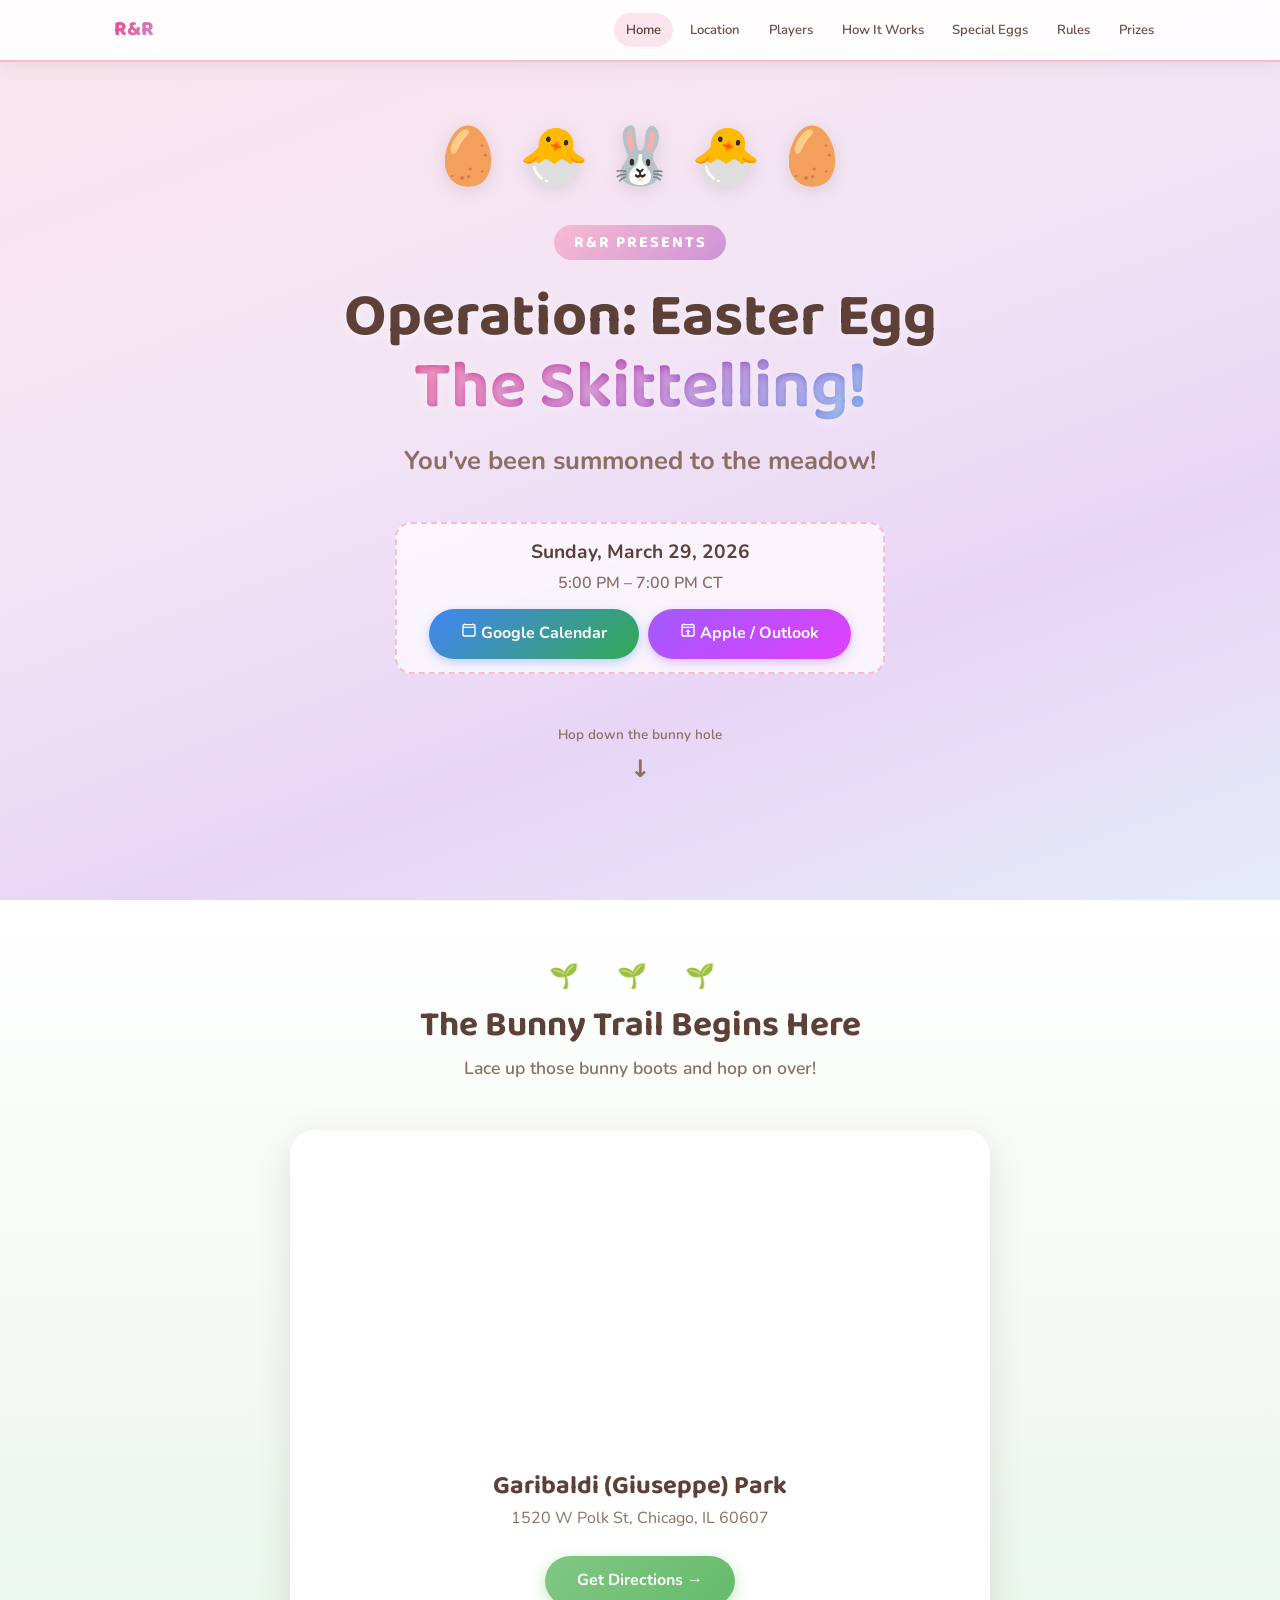
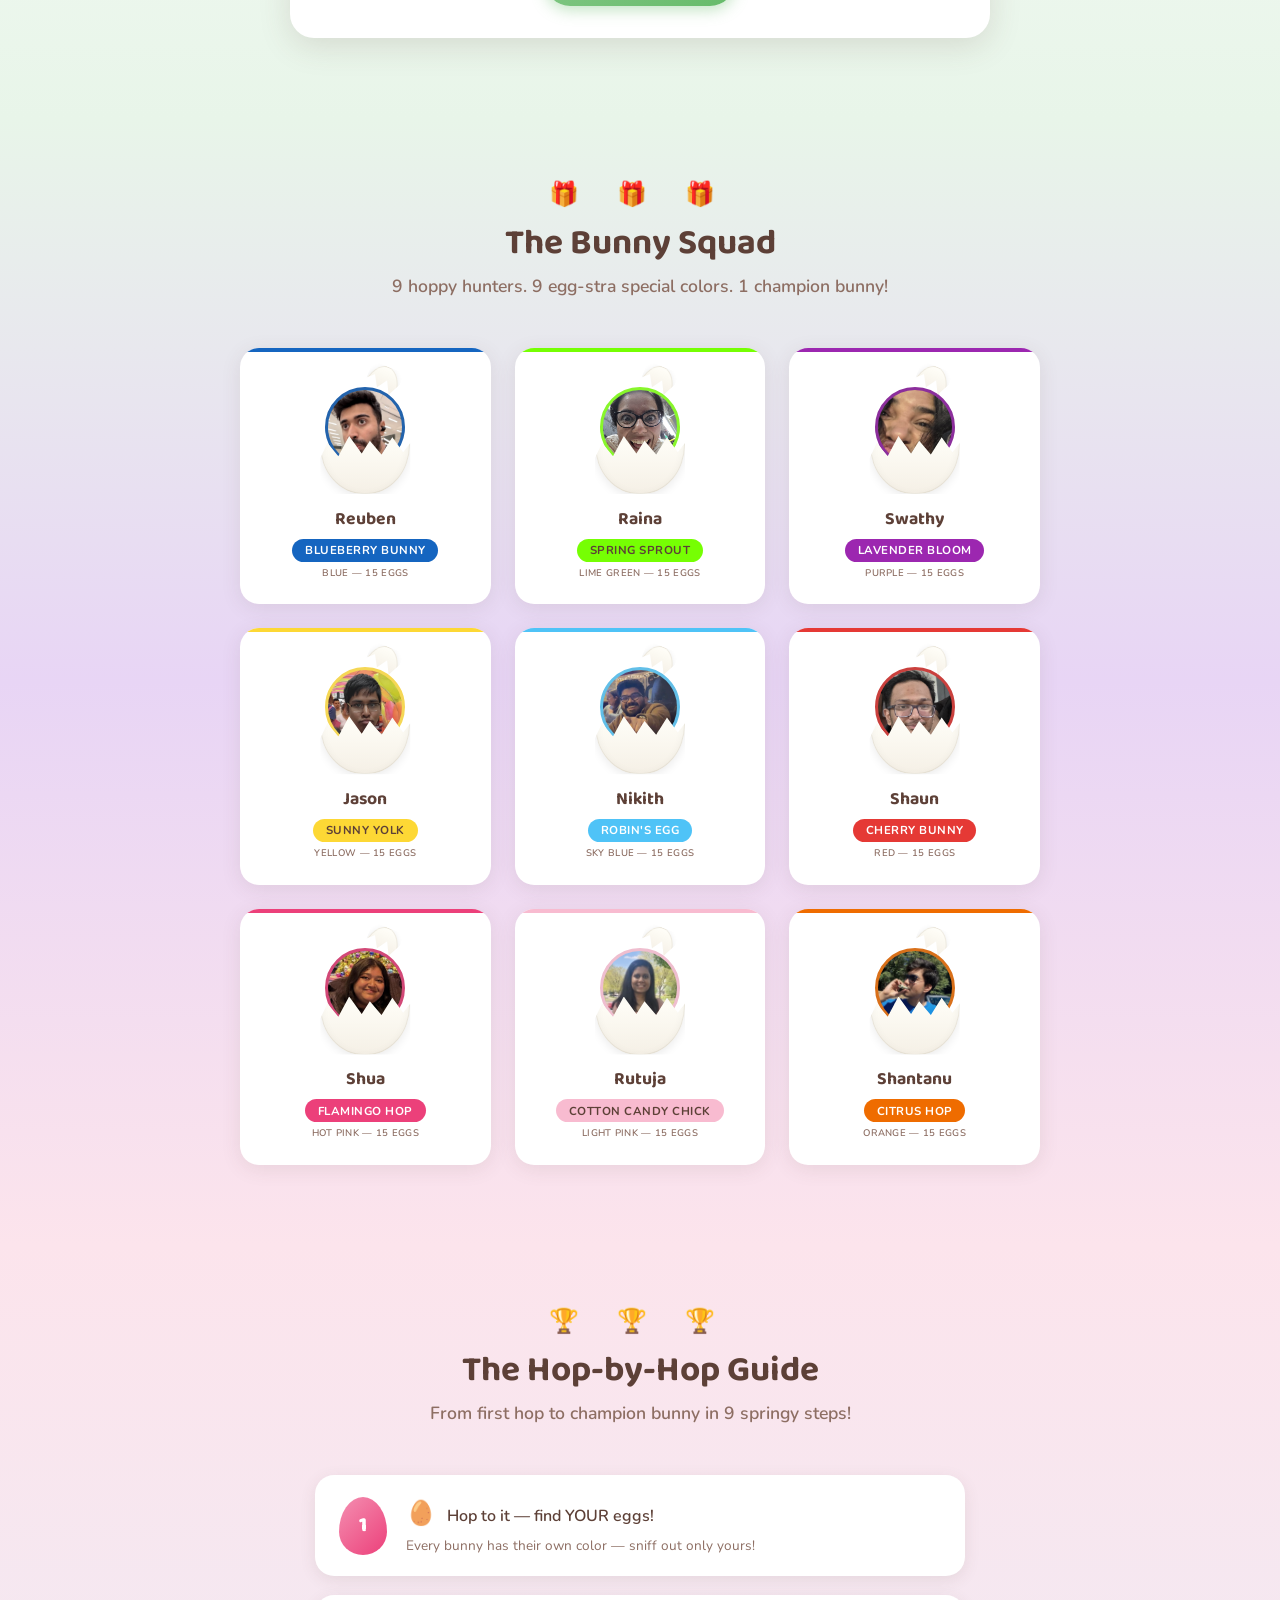
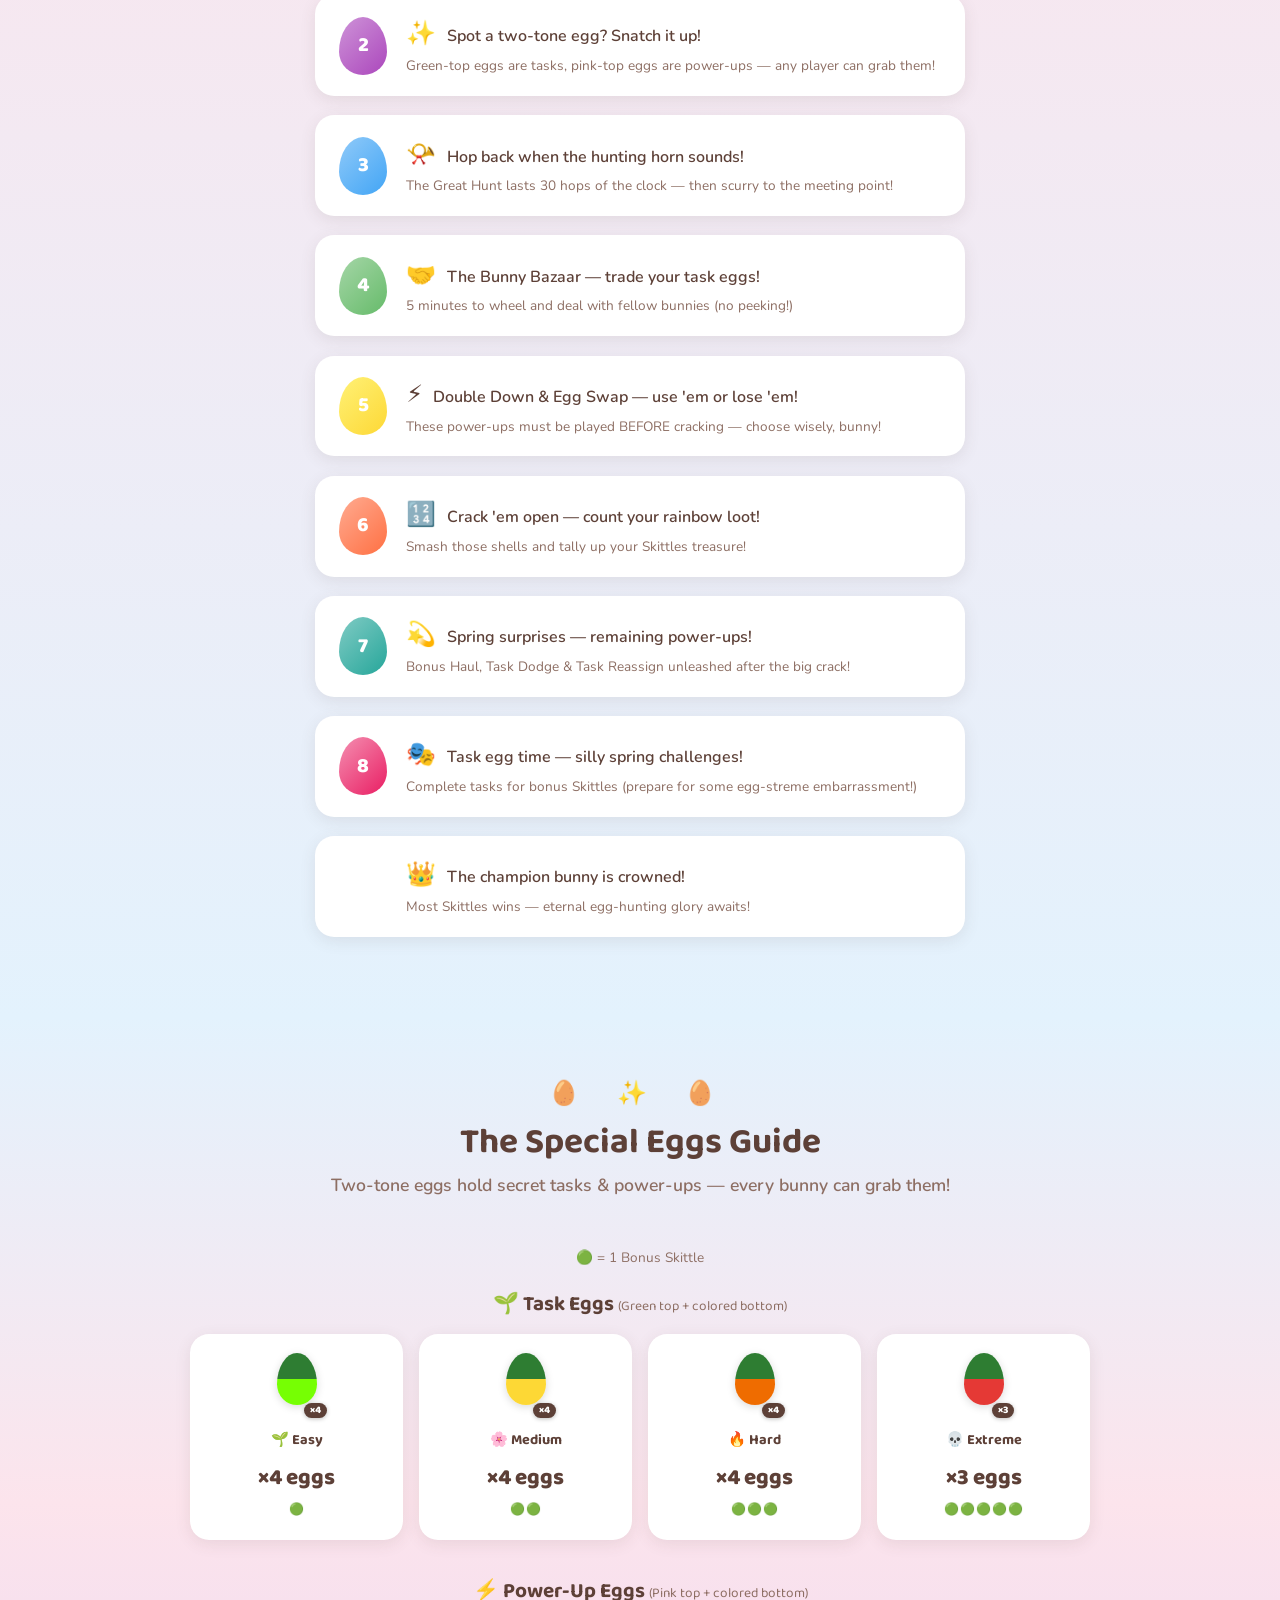
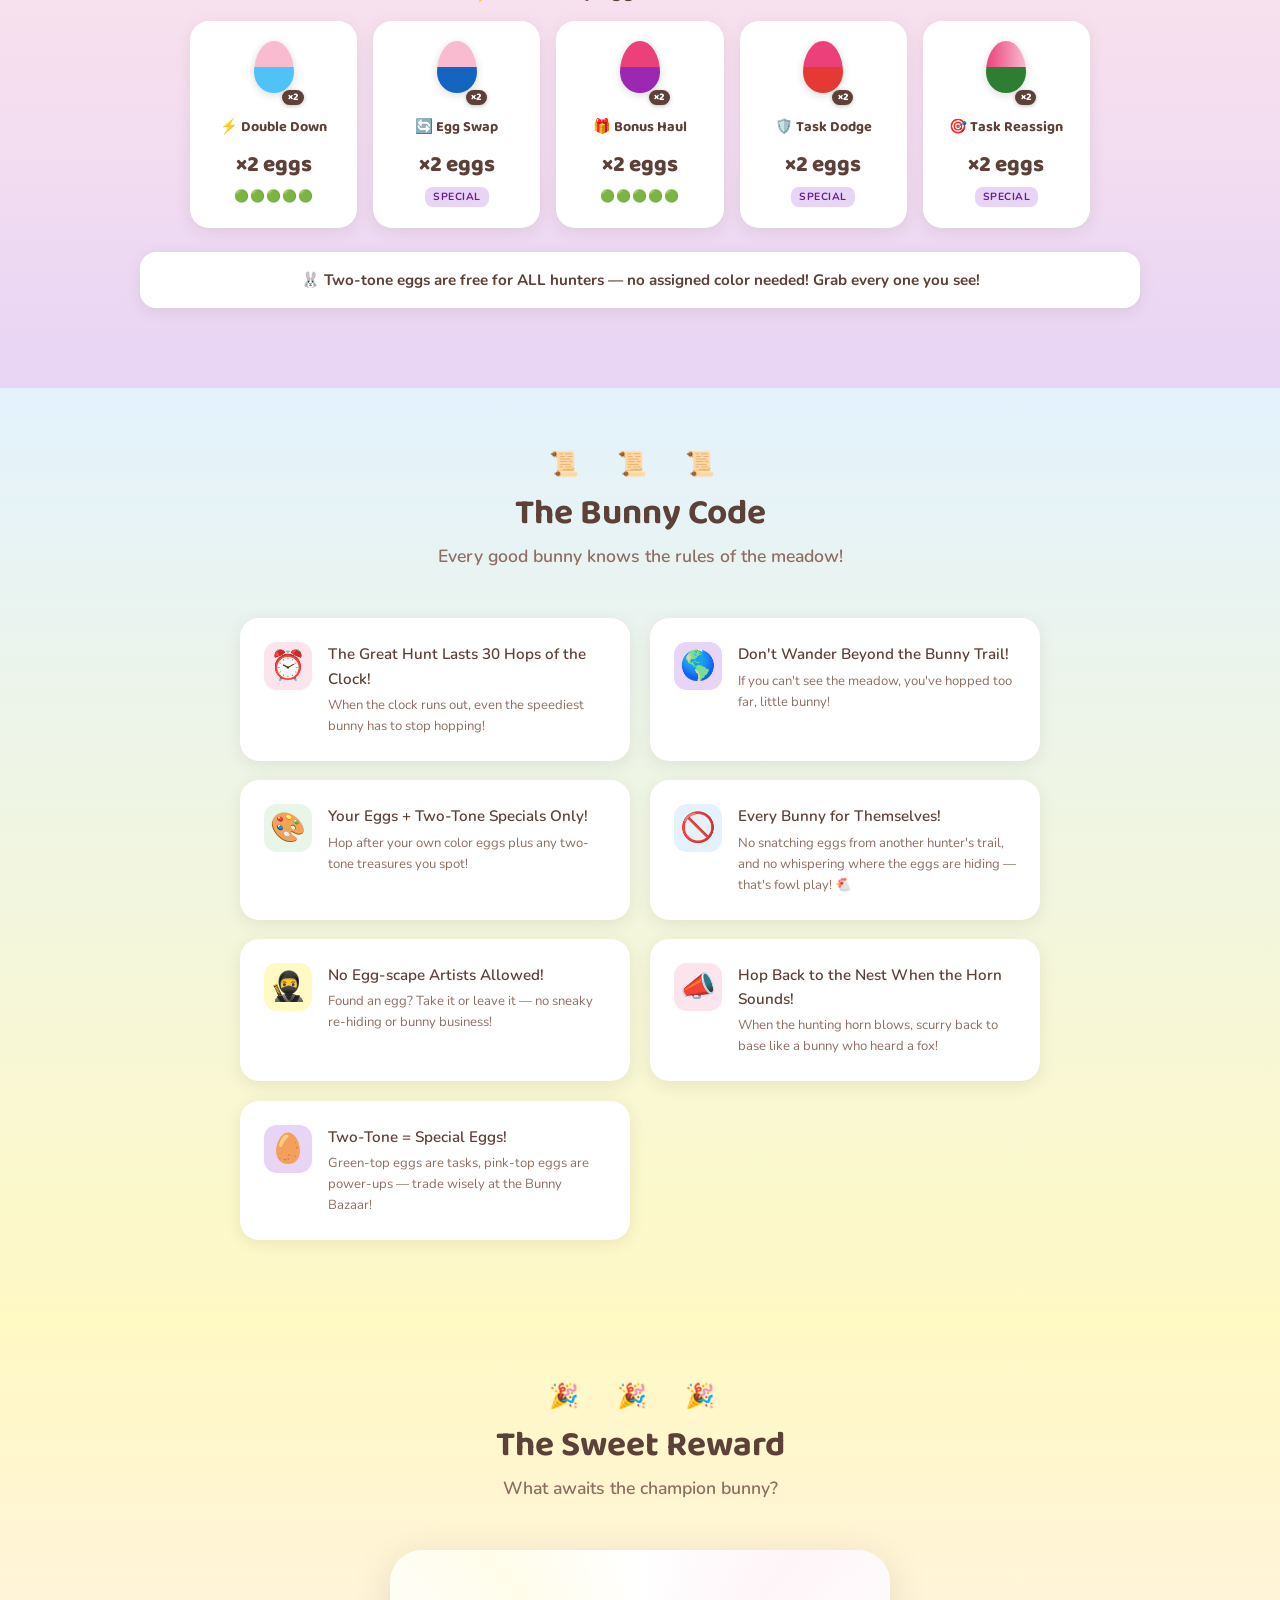
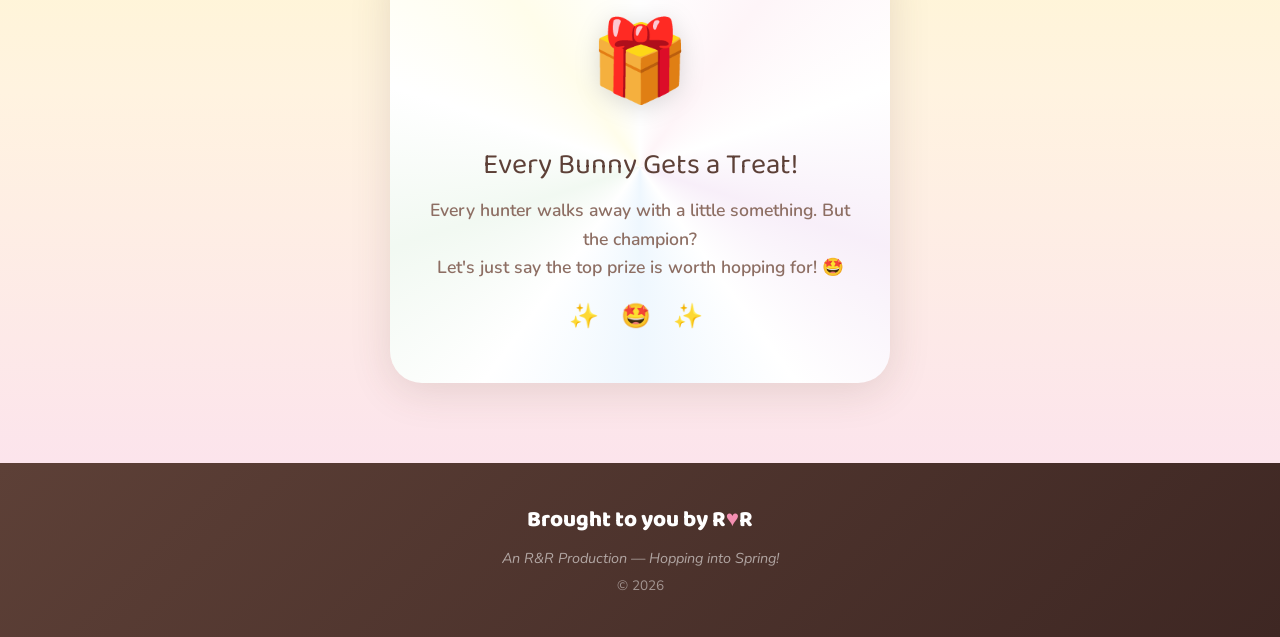
<file: site/index.html>
<!DOCTYPE html>
<html lang="en">

<head>
    <meta charset="UTF-8">
    <meta name="viewport" content="width=device-width, initial-scale=1.0">
    <title>Operation: Easter Egg — The Skittelling!</title>
    <link rel="preconnect" href="https://fonts.googleapis.com">
    <link rel="preconnect" href="https://fonts.gstatic.com" crossorigin>
    <link
        href="https://fonts.googleapis.com/css2?family=Baloo+2:wght@400;500;600;700;800&family=Nunito:wght@400;600;700&display=swap"
        rel="stylesheet">
    <link rel="stylesheet" href="css/style.css">
</head>

<body>

    <!-- ============================================
         FLOATING BACKGROUND EGGS
         ============================================ -->
    <div class="floating-eggs" aria-hidden="true" id="floatingEggs"></div>

    <!-- ============================================
         NAVIGATION
         ============================================ -->
    <nav class="nav" id="navbar">
        <div class="nav-inner">
            <span class="nav-brand" id="navBrand"></span>
            <button class="nav-toggle" id="navToggle" aria-label="Toggle navigation">&#9776;</button>
            <ul class="nav-links" id="navLinks">
                <li><a href="#hero">Home</a></li>
                <li><a href="#location">Location</a></li>
                <li><a href="#players">Players</a></li>
                <li><a href="#how-it-works">How It Works</a></li>
                <li><a href="#special-eggs">Special Eggs</a></li>
                <li><a href="#rules">Rules</a></li>
                <li><a href="#prizes">Prizes</a></li>
            </ul>
        </div>
    </nav>

    <!-- ============================================
         HERO / INVITATION
         ============================================ -->
    <section class="hero" id="hero">
        <div class="hero-content">
            <div class="hero-eggs">
                <span class="hero-egg">🥚</span>
                <span class="hero-egg">🐣</span>
                <span class="hero-egg">🐰</span>
                <span class="hero-egg">🐣</span>
                <span class="hero-egg">🥚</span>
            </div>

            <div class="hero-rr" id="heroRR"></div>

            <h1 class="hero-title" id="heroTitle"></h1>

            <p class="hero-invited" id="heroInvited"></p>

            <div class="hero-date" id="heroDate"></div>

            <div class="hero-scroll-hint">
                <a href="#location">
                    <span>Hop down the bunny hole</span>
                    <span class="scroll-arrow">&darr;</span>
                </a>
            </div>
        </div>
    </section>

    <!-- ============================================
         LOCATION
         ============================================ -->
    <section class="location" id="location">
        <div class="section-inner">
            <div class="section-divider reveal">&#127793; &#127793; &#127793;</div>
            <h2 class="section-title reveal">The Bunny Trail Begins Here</h2>
            <p class="section-subtitle reveal">Lace up those bunny boots and hop on over!</p>

            <div class="location-card reveal" id="locationCard"></div>
        </div>
    </section>

    <!-- ============================================
         THE PLAYERS
         ============================================ -->
    <section class="players" id="players">
        <div class="section-inner">
            <div class="section-divider reveal">&#127873; &#127873; &#127873;</div>
            <h2 class="section-title reveal">The Bunny Squad</h2>
            <p class="section-subtitle reveal" id="playersSubtitle"></p>

            <div class="players-grid" id="playersGrid"></div>
        </div>
    </section>

    <!-- ============================================
         HOW IT WORKS
         ============================================ -->
    <section class="how-it-works" id="how-it-works">
        <div class="section-inner">
            <div class="section-divider reveal">&#127942; &#127942; &#127942;</div>
            <h2 class="section-title reveal">The Hop-by-Hop Guide</h2>
            <p class="section-subtitle reveal">From first hop to champion bunny in 9 springy steps!</p>

            <div class="steps-container" id="stepsContainer"></div>
        </div>
    </section>

    <!-- ============================================
         SPECIAL EGGS GUIDE
         ============================================ -->
    <section class="special-eggs-guide" id="special-eggs">
        <div class="section-inner">
            <div class="section-divider reveal">&#129370; &#10024; &#129370;</div>
            <h2 class="section-title reveal">The Special Eggs Guide</h2>
            <p class="section-subtitle reveal">Two-tone eggs hold secret tasks &amp; power-ups &mdash; every bunny can grab them!</p>
            <p class="skittles-legend reveal">&#128994; = 1 Bonus Skittle</p>

            <h3 class="special-group-title reveal">&#127793; Task Eggs <span class="special-group-hint">(Green top + colored bottom)</span></h3>
            <div class="special-eggs-grid grid-4" id="taskEggsGrid"></div>

            <h3 class="special-group-title reveal" style="margin-top:2.5rem;">&#9889; Power-Up Eggs <span class="special-group-hint">(Pink top + colored bottom)</span></h3>
            <div class="special-eggs-grid grid-5" id="powerupEggsGrid"></div>

            <div class="special-eggs-note reveal">
                &#128048; Two-tone eggs are free for ALL hunters &mdash; no assigned color needed! Grab every one you see!
            </div>
        </div>
    </section>

    <!-- ============================================
         RULES
         ============================================ -->
    <section class="rules" id="rules">
        <div class="section-inner">
            <div class="section-divider reveal">&#128220; &#128220; &#128220;</div>
            <h2 class="section-title reveal">The Bunny Code</h2>
            <p class="section-subtitle reveal">Every good bunny knows the rules of the meadow!</p>

            <div class="rules-grid" id="rulesGrid"></div>
        </div>
    </section>

    <!-- ============================================
         PRIZES
         ============================================ -->
    <section class="prizes" id="prizes">
        <div class="section-inner">
            <div class="section-divider reveal">&#127881; &#127881; &#127881;</div>
            <h2 class="section-title reveal">The Sweet Reward</h2>
            <p class="section-subtitle reveal">What awaits the champion bunny?</p>

            <div class="prizes-mystery reveal">
                <div class="prizes-content">
                    <div class="mystery-egg">&#127873;</div>
                    <div class="prizes-title">Every Bunny Gets a Treat!</div>
                    <p class="prizes-text">
                        Every hunter walks away with a little something. But the champion?
                        <br>Let's just say the top prize is worth hopping for! &#129321;
                    </p>
                    <div class="prizes-sparkles">&#10024; &#129321; &#10024;</div>
                </div>
            </div>
        </div>
    </section>

    <!-- ============================================
         FOOTER
         ============================================ -->
    <footer class="footer" id="siteFooter">
        <div class="footer-brand" id="footerBrand"></div>
        <div class="footer-tagline" id="footerTagline"></div>
        <div class="footer-year" id="footerYear"></div>
    </footer>


    <!-- ============================================
         JAVASCRIPT
         ============================================ -->
    <script src="js/config.js"></script>
    <script src="js/main.js"></script>
    <script>
    CONFIG.ready(function (cfg) {
        // ── Hero Section ──
        document.getElementById('navBrand').textContent = cfg.event.branding;
        document.getElementById('heroRR').textContent = cfg.event.branding + ' Presents';
        document.getElementById('heroTitle').innerHTML =
            cfg.event.title + ' <span class="accent">' + cfg.event.subtitle + '</span>';
        document.getElementById('heroInvited').textContent = cfg.event.tagline;
        // ── Hero Date + Calendar Buttons ──
        var heroDate = document.getElementById('heroDate');
        var calStart = cfg.event.startISO.replace(/[-:]/g, '');
        var calEnd = cfg.event.endISO.replace(/[-:]/g, '');
        var calTitle = encodeURIComponent(cfg.event.title + ' — ' + cfg.event.subtitle);
        var calLocation = encodeURIComponent(cfg.venue.name + ', ' + cfg.venue.address);
        var websiteUrl = 'https://reubenjohn.github.io/easter-egg-hunt/';
        var calDetails = encodeURIComponent(cfg.event.tagline + '\n\n' + websiteUrl + '\n\nDirections: ' + cfg.venue.directionsUrl);
        var googleUrl = 'https://calendar.google.com/calendar/render?action=TEMPLATE'
            + '&text=' + calTitle
            + '&dates=' + calStart + '/' + calEnd
            + '&ctz=' + cfg.event.timezone
            + '&location=' + calLocation
            + '&details=' + calDetails;

        heroDate.innerHTML =
            '<div class="hero-date-text">' + cfg.event.date + '</div>' +
            '<div class="hero-date-time">' + cfg.event.timeRange + '</div>' +
            '<div class="hero-calendar-buttons">' +
                '<a href="' + googleUrl + '" target="_blank" rel="noopener noreferrer" class="btn btn-calendar btn-google-cal">' +
                    '<svg viewBox="0 0 24 24" width="16" height="16" fill="currentColor"><path d="M19.5 3h-1V1.5a.5.5 0 00-1 0V3h-11V1.5a.5.5 0 00-1 0V3h-1A2.5 2.5 0 002 5.5v14A2.5 2.5 0 004.5 22h15a2.5 2.5 0 002.5-2.5v-14A2.5 2.5 0 0019.5 3zM20 19.5a.5.5 0 01-.5.5h-15a.5.5 0 01-.5-.5V9h16v10.5zM20 7H4V5.5a.5.5 0 01.5-.5h15a.5.5 0 01.5.5V7z"/></svg>' +
                    ' Google Calendar' +
                '</a>' +
                '<a href="#" id="icsDownload" class="btn btn-calendar btn-ics-cal">' +
                    '<svg viewBox="0 0 24 24" width="16" height="16" fill="currentColor"><path d="M19.5 3h-1V1.5a.5.5 0 00-1 0V3h-11V1.5a.5.5 0 00-1 0V3h-1A2.5 2.5 0 002 5.5v14A2.5 2.5 0 004.5 22h15a2.5 2.5 0 002.5-2.5v-14A2.5 2.5 0 0019.5 3zM20 19.5a.5.5 0 01-.5.5h-15a.5.5 0 01-.5-.5V9h16v10.5zM20 7H4V5.5a.5.5 0 01.5-.5h15a.5.5 0 01.5.5V7z"/><path d="M12 11l-4 4h2.5v4h3v-4H16z"/></svg>' +
                    ' Apple / Outlook' +
                '</a>' +
            '</div>';

        // ICS file download
        document.getElementById('icsDownload').addEventListener('click', function(e) {
            e.preventDefault();
            var ics = [
                'BEGIN:VCALENDAR',
                'VERSION:2.0',
                'PRODID:-//R&R//Easter Egg Hunt//EN',
                'BEGIN:VEVENT',
                'DTSTART;TZID=' + cfg.event.timezone + ':' + calStart,
                'DTEND;TZID=' + cfg.event.timezone + ':' + calEnd,
                'SUMMARY:' + cfg.event.title + ' — ' + cfg.event.subtitle,
                'LOCATION:' + cfg.venue.name + '\\, ' + cfg.venue.address,
                'DESCRIPTION:' + cfg.event.tagline + '\\n\\n' + websiteUrl + '\\n\\nDirections: ' + cfg.venue.directionsUrl,
                'URL:' + websiteUrl,
                'END:VEVENT',
                'END:VCALENDAR'
            ].join('\r\n');
            var blob = new Blob([ics], { type: 'text/calendar;charset=utf-8' });
            var link = document.createElement('a');
            link.href = URL.createObjectURL(blob);
            link.download = 'easter-egg-hunt.ics';
            link.click();
            URL.revokeObjectURL(link.href);
        });

        // ── Location ──
        var locationCard = document.getElementById('locationCard');
        locationCard.innerHTML =
            '<iframe class="location-map" src="' + cfg.venue.mapEmbedUrl + '" allowfullscreen loading="lazy" referrerpolicy="no-referrer-when-downgrade" title="' + cfg.venue.name + ' Map"></iframe>' +
            '<div class="location-info">' +
                '<h3 class="location-name">' + cfg.venue.name + '</h3>' +
                '<p class="location-address">' + cfg.venue.address + '</p>' +
                '<a href="' + cfg.venue.directionsUrl + '" target="_blank" rel="noopener noreferrer" class="btn btn-primary">Get Directions &rarr;</a>' +
            '</div>';

        // ── Players Grid ──
        var subtitle = document.getElementById('playersSubtitle');
        subtitle.textContent = cfg.players.length + ' hoppy hunters. ' + cfg.players.length + ' egg-stra special colors. 1 champion bunny!';

        var grid = document.getElementById('playersGrid');
        cfg.players.forEach(function (p, i) {
            var card = document.createElement('div');
            var delayClass = i % 3 === 1 ? ' reveal-delay-1' : (i % 3 === 2 ? ' reveal-delay-2' : '');
            card.className = 'player-card reveal' + delayClass;
            card.style.setProperty('--player-color', p.color);
            card.innerHTML =
                '<div class="player-egg-frame"><img src="' + p.photo + '" alt="' + p.name + '"></div>' +
                '<div class="player-name">' + p.name + '</div>' +
                '<span class="player-color-badge' + (p.lightText ? ' light-text' : '') + '">' + p.title + '</span>' +
                '<span class="player-color-subtitle">' + p.colorName + ' &mdash; ' + cfg.eggsPerPlayer + ' eggs</span>';
            grid.appendChild(card);
        });

        // ── Steps ──
        var stepsContainer = document.getElementById('stepsContainer');
        cfg.steps.forEach(function (step, i) {
            var card = document.createElement('div');
            card.className = 'step-card reveal';
            card.innerHTML =
                '<div class="step-number">' + (i + 1) + '</div>' +
                '<div>' +
                    '<div class="step-text"><span class="step-icon">' + step.icon + '</span> ' + step.text + '</div>' +
                    '<div class="step-detail">' + step.detail + '</div>' +
                '</div>';
            stepsContainer.appendChild(card);
        });

        // ── Special Eggs Guide (grid) ──
        var kitColorMap = {};
        cfg.eggKit.colors.forEach(function (c) { kitColorMap[c.id] = c; });
        var specialTopHex = kitColorMap[cfg.eggKit.specialColor] ? kitColorMap[cfg.eggKit.specialColor].hex : '#2e7d32';
        var difficulties = ['easy', 'medium', 'hard', 'extreme'];
        var diffLabels = { easy: 'Easy', medium: 'Medium', hard: 'Hard', extreme: 'Extreme' };
        var diffIcons = { easy: '\ud83c\udf31', medium: '\ud83c\udf38', hard: '\ud83d\udd25', extreme: '\ud83d\udc80' };

        function skittleDots(n) {
            var dots = '';
            for (var i = 0; i < n; i++) dots += '\ud83d\udfe2';
            return '<span class="skittle-dots">' + dots + '</span>';
        }

        function eggWithBadge(topHexOrArray, bottomHex, count) {
            var topStyle;
            if (Array.isArray(topHexOrArray) && topHexOrArray.length > 1) {
                topStyle = 'background:linear-gradient(90deg, ' + topHexOrArray.join(', ') + ');';
            } else {
                topStyle = 'background:' + (Array.isArray(topHexOrArray) ? topHexOrArray[0] : topHexOrArray) + ';';
            }
            return '<div class="two-tone-egg-wrap">' +
                '<div class="two-tone-egg">' +
                    '<div class="top" style="' + topStyle + '"></div>' +
                    '<div class="bottom" style="background:' + bottomHex + ';"></div>' +
                '</div>' +
                '<span class="egg-count-badge">&times;' + count + '</span>' +
            '</div>';
        }

        // Helper: wrap card content in a flip container
        function makeFlipCard(frontHtml, backHtml) {
            var wrapper = document.createElement('div');
            wrapper.className = 'special-egg-flip reveal';
            wrapper.innerHTML =
                '<div class="special-egg-flip-inner">' +
                    '<div class="special-egg-grid-card">' + frontHtml + '</div>' +
                    '<div class="special-egg-grid-back">' + backHtml + '</div>' +
                '</div>';
            wrapper.addEventListener('click', function () {
                wrapper.classList.toggle('flipped');
            });
            return wrapper;
        }

        // Task egg descriptions per difficulty
        var taskDescs = {
            easy: 'Fun, quick challenges anyone can do. Low embarrassment, easy Skittles!',
            medium: 'A bit more daring! Show off your acting and dancing chops.',
            hard: 'Only the brave! Full-on performances for maximum bonus Skittles.',
            extreme: 'Legendary status. Do you dare? Huge rewards await the bold!'
        };

        // Task eggs grid
        var taskGrid = document.getElementById('taskEggsGrid');
        difficulties.forEach(function (d) {
            if (!cfg.tasks[d]) return;
            var t = cfg.tasks[d];
            var count = t.count || t.items.length;
            var bottomObj = t.bottomColor ? kitColorMap[t.bottomColor] : null;
            var bottomHex = bottomObj ? bottomObj.hex : specialTopHex;
            var frontHtml =
                eggWithBadge(specialTopHex, bottomHex, count) +
                '<div class="special-egg-label">' + diffIcons[d] + ' ' + diffLabels[d] + '</div>' +
                '<div class="special-egg-count">&times;' + count + ' eggs</div>' +
                '<div class="special-egg-reward">' + skittleDots(t.reward) + '</div>';
            var backHtml =
                '<div class="special-egg-back-icon">' + diffIcons[d] + '</div>' +
                '<div class="special-egg-back-title">' + diffLabels[d] + ' Task</div>' +
                '<div class="special-egg-back-desc">' + taskDescs[d] + '</div>' +
                '<div class="special-egg-back-desc" style="margin-top:0.3rem;font-weight:600;">' + t.rewardText + '</div>';
            taskGrid.appendChild(makeFlipCard(frontHtml, backHtml));
        });

        // Power-up eggs grid
        var puGrid = document.getElementById('powerupEggsGrid');
        cfg.powerups.forEach(function (pu) {
            var count = pu.count || 1;
            var puTopColors = pu.topColors || (pu.topColor ? [pu.topColor] : []);
            var topHexes = puTopColors.map(function (id) { return kitColorMap[id] ? kitColorMap[id].hex : '#ec407a'; });
            var bottomObj = pu.bottomColor ? kitColorMap[pu.bottomColor] : null;
            var bottomHex = bottomObj ? bottomObj.hex : '#999';
            var frontHtml =
                eggWithBadge(topHexes, bottomHex, count) +
                '<div class="special-egg-label">' + pu.icon + ' ' + pu.name + '</div>' +
                '<div class="special-egg-count">&times;' + count + ' eggs</div>' +
                '<div class="special-egg-reward">' + (pu.scoreBonus > 0 ? skittleDots(pu.scoreBonus) : '<span class="special-effect-badge">Special</span>') + '</div>';
            var backHtml =
                '<div class="special-egg-back-icon">' + pu.icon + '</div>' +
                '<div class="special-egg-back-title">' + pu.name + '</div>' +
                '<div class="special-egg-back-desc">' + pu.description + '</div>';
            puGrid.appendChild(makeFlipCard(frontHtml, backHtml));
        });

        // Random flip hints — fully flip a card over, then flip it back
        var allFlipCards = document.querySelectorAll('.special-egg-flip');
        var hintBusy = false;
        function randomFlipHint() {
            if (hintBusy) return;
            var unflipped = [];
            allFlipCards.forEach(function (c) { if (!c.classList.contains('flipped')) unflipped.push(c); });
            if (unflipped.length === 0) return;
            hintBusy = true;
            var pick = unflipped[Math.floor(Math.random() * unflipped.length)];
            pick.classList.add('flipped');
            setTimeout(function () {
                pick.classList.remove('flipped');
                hintBusy = false;
            }, 2000);
        }
        setInterval(randomFlipHint, 4000);

        // ── Rules ──
        var rulesGrid = document.getElementById('rulesGrid');
        cfg.rules.forEach(function (rule) {
            var card = document.createElement('div');
            card.className = 'rule-card reveal';
            card.innerHTML =
                '<div class="rule-icon">' + rule.icon + '</div>' +
                '<div>' +
                    '<div class="rule-text">' + rule.text + '</div>' +
                    '<div class="rule-detail">' + rule.detail + '</div>' +
                '</div>';
            rulesGrid.appendChild(card);
        });

        // ── Footer ──
        document.getElementById('footerBrand').innerHTML =
            'Brought to you by ' + cfg.event.branding.charAt(0) + '<span class="footer-heart">&hearts;</span>' + cfg.event.branding.charAt(cfg.event.branding.length - 1);
        document.getElementById('footerTagline').innerHTML = cfg.event.footerTagline;
        document.getElementById('footerYear').innerHTML = '&copy; ' + cfg.event.year;

        // Trigger scroll reveal for dynamically added elements
        window.dispatchEvent(new Event('scroll'));
    });
    </script>

</body>

</html>
</file>
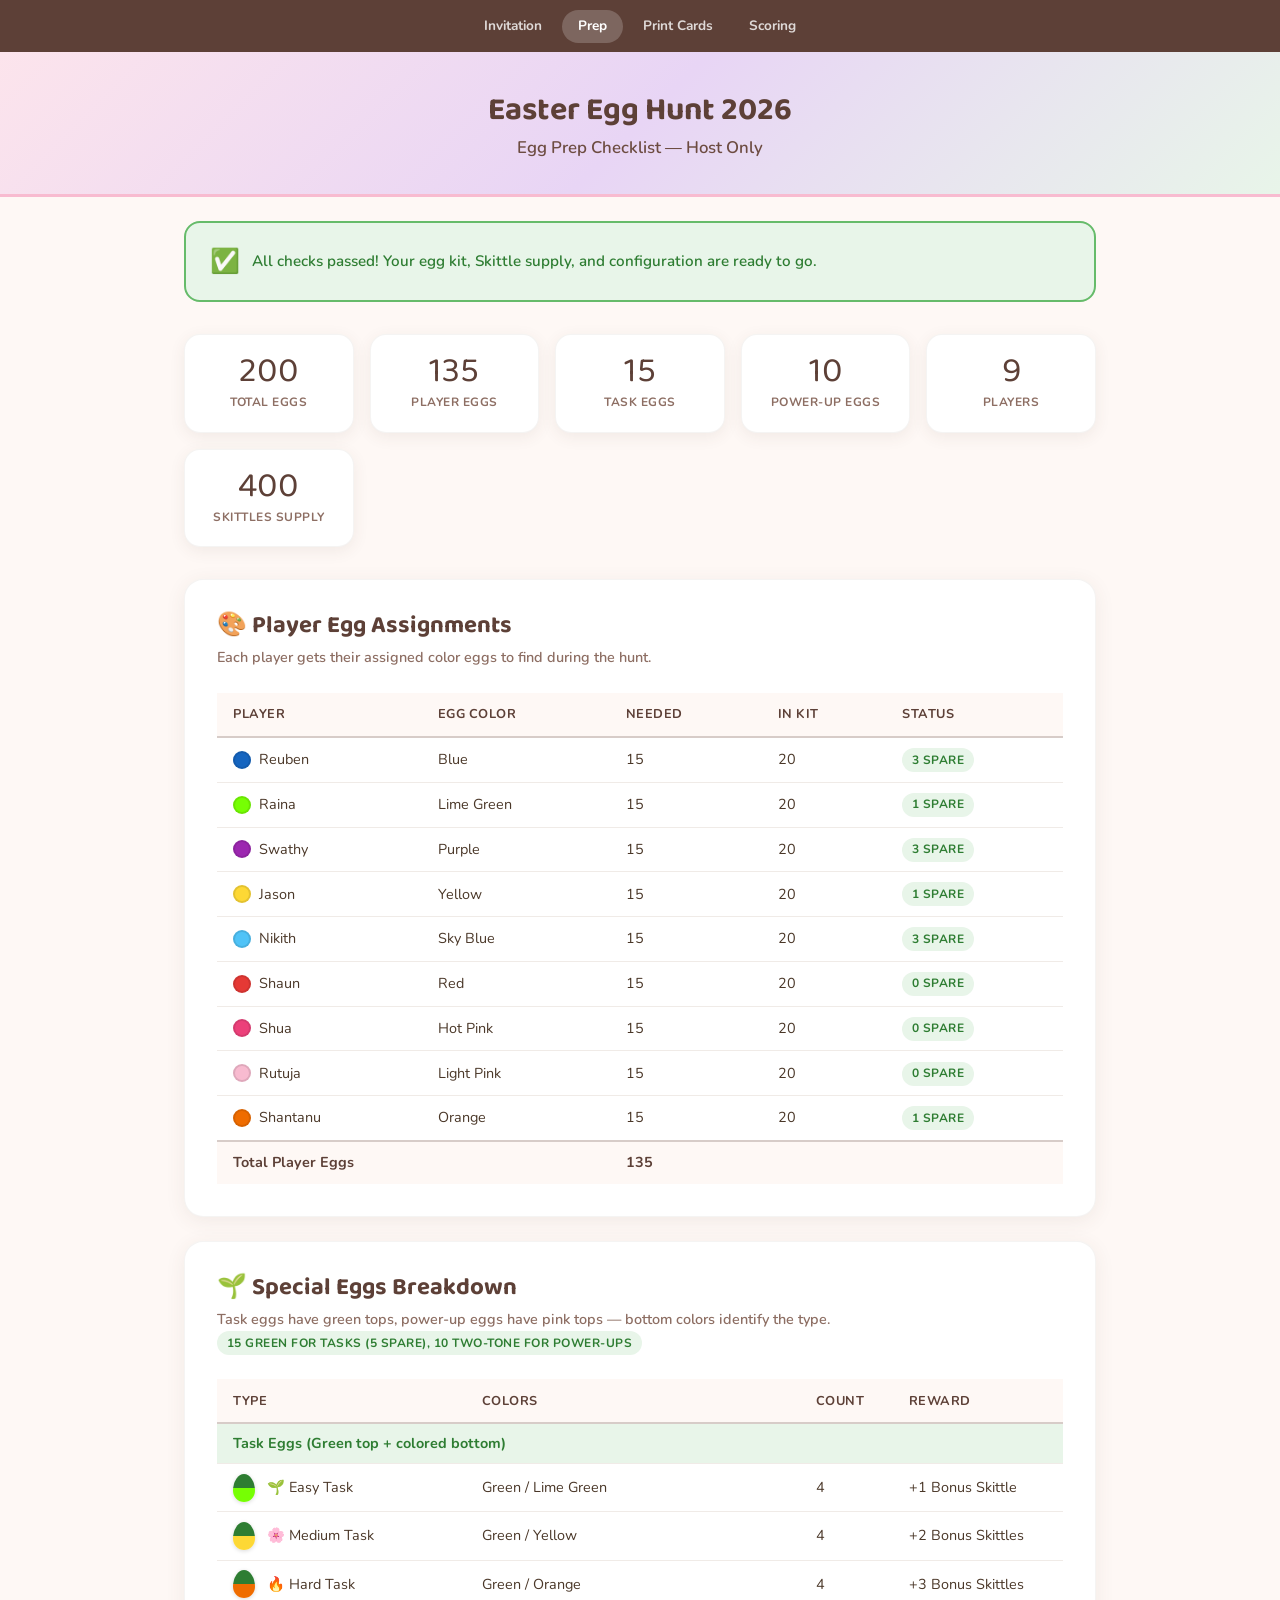
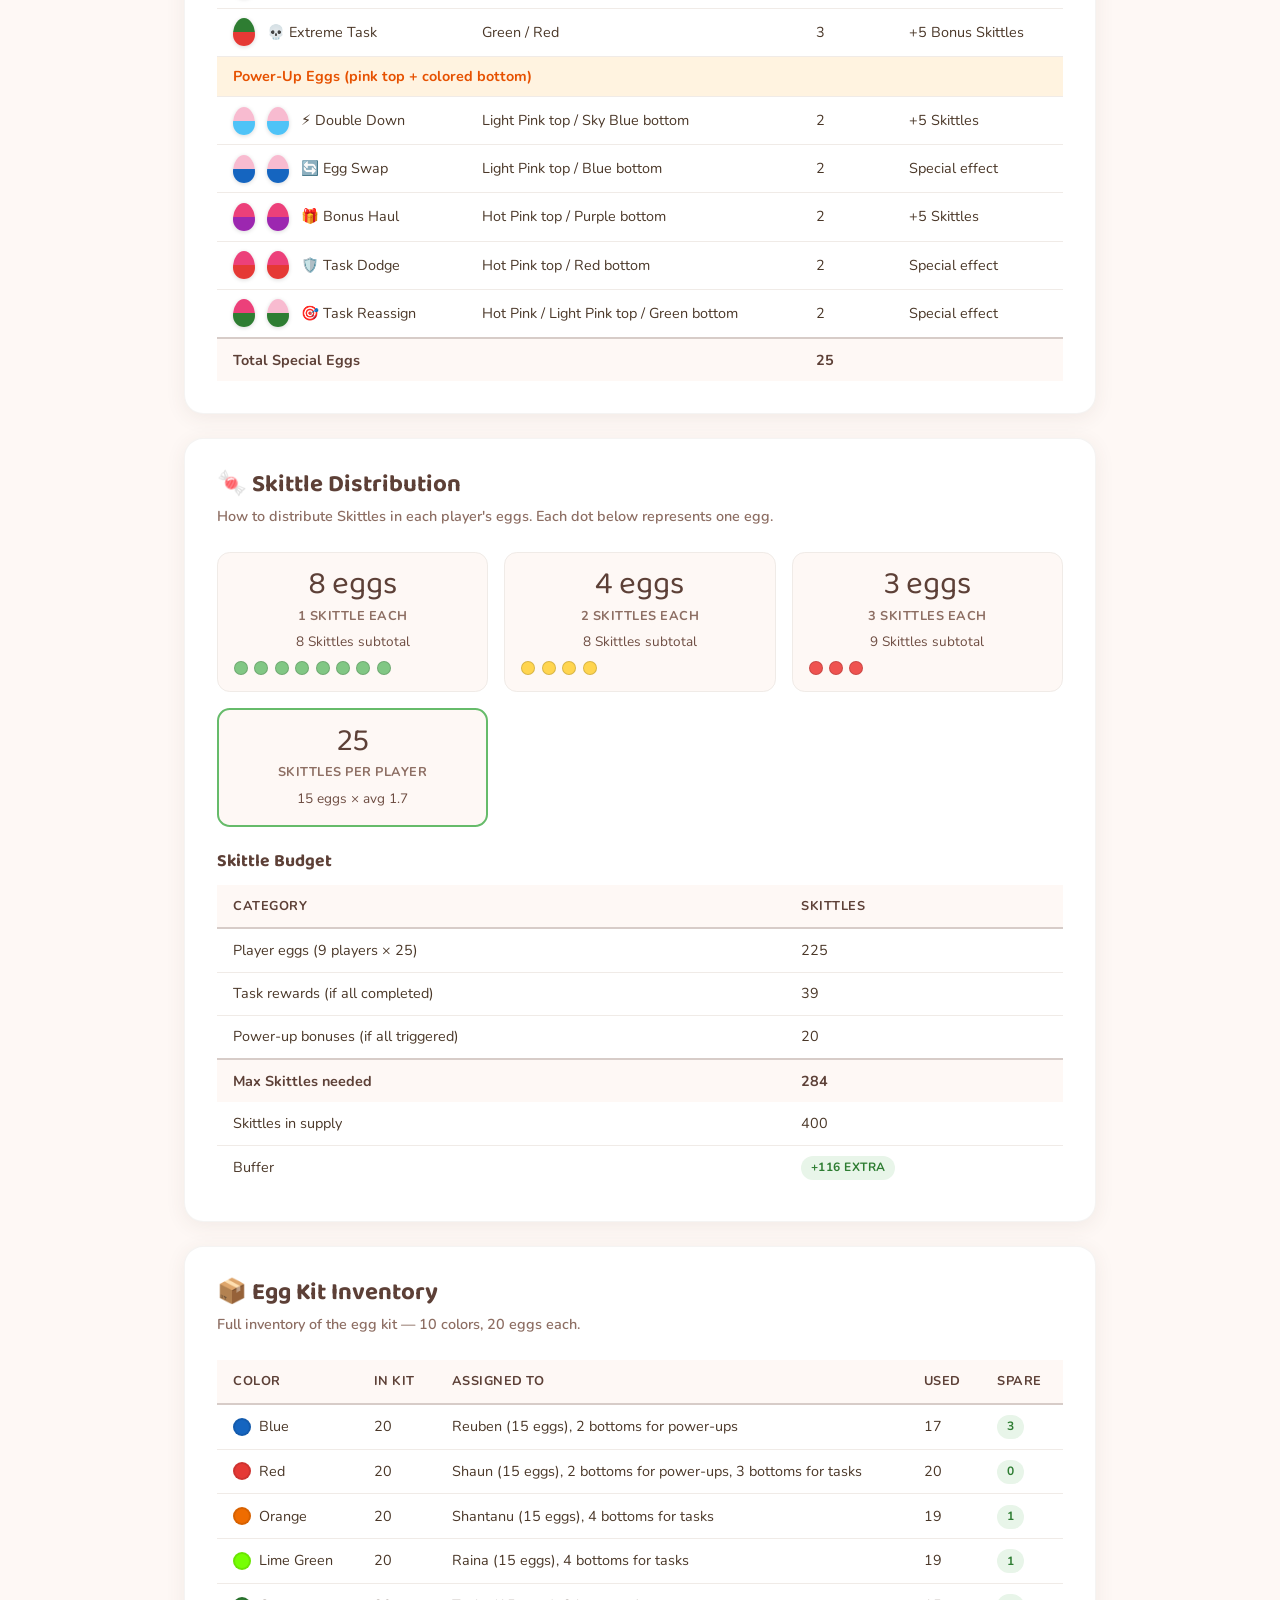
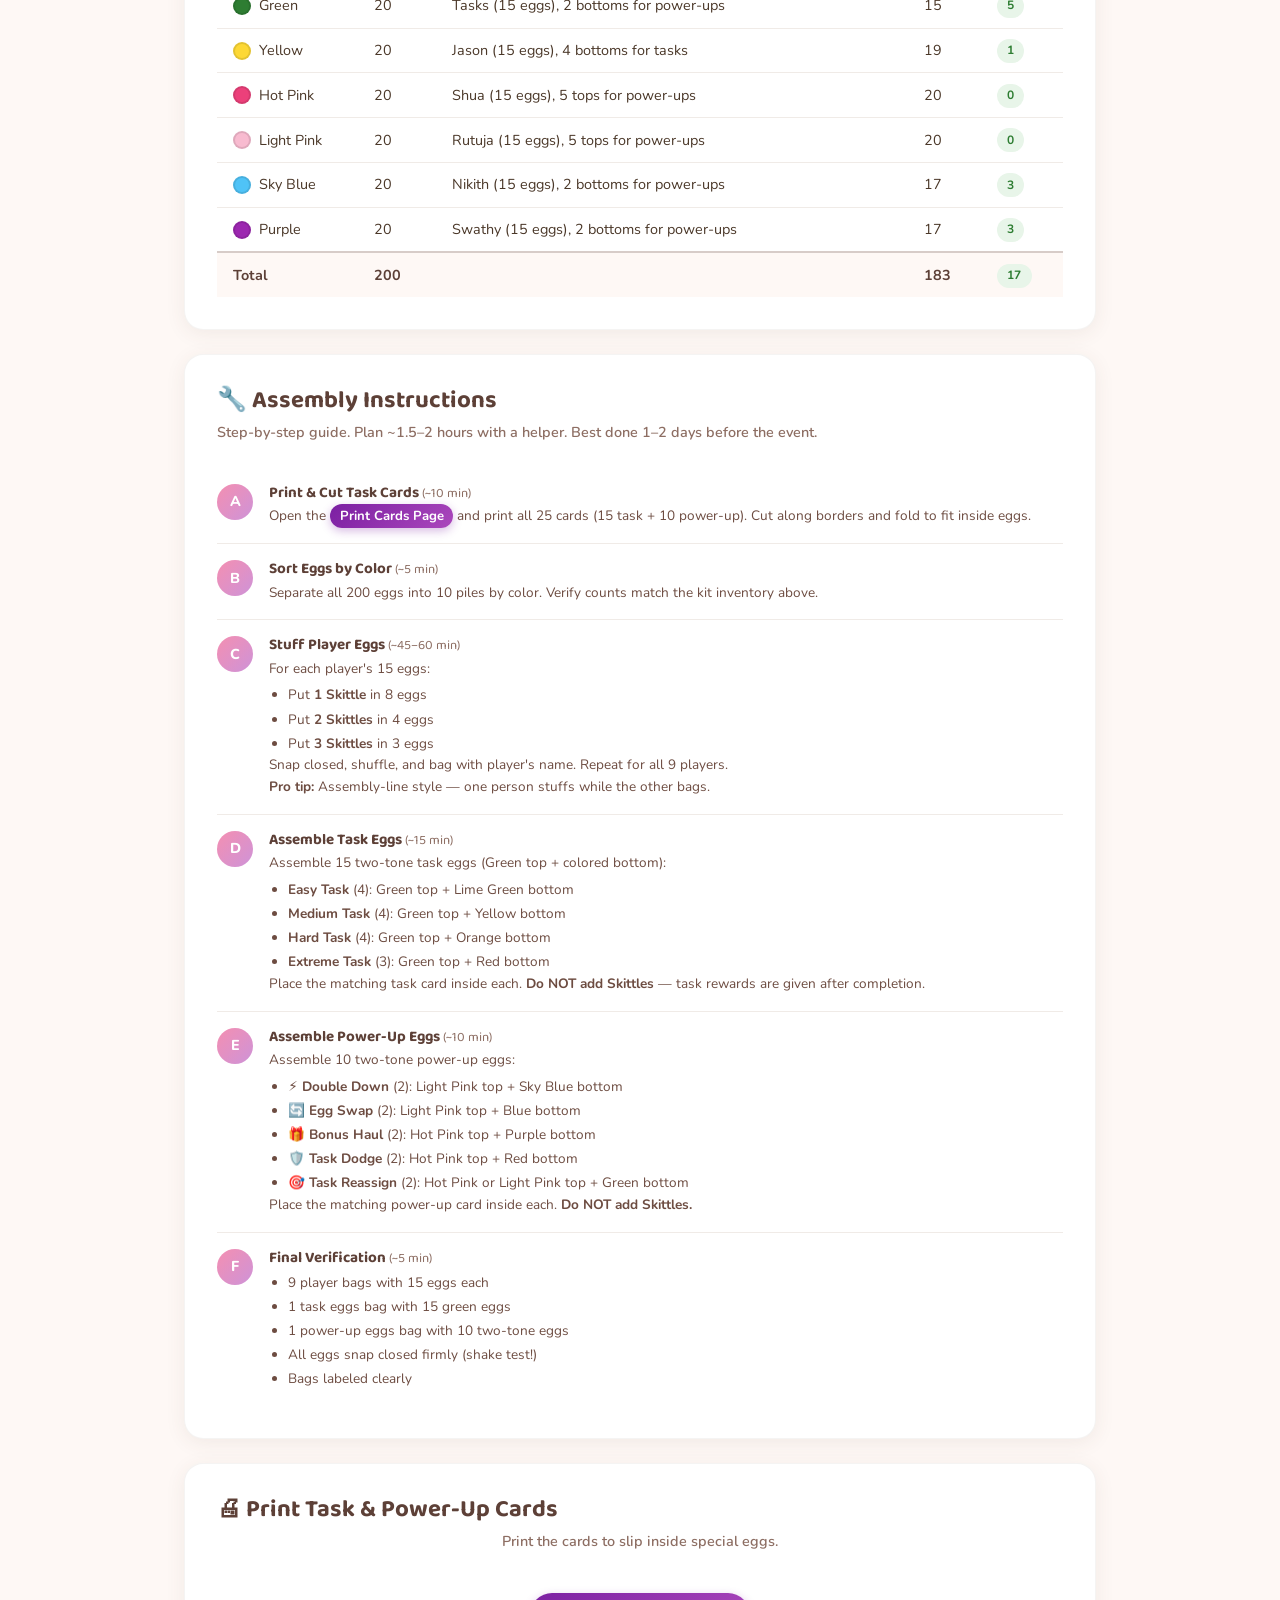
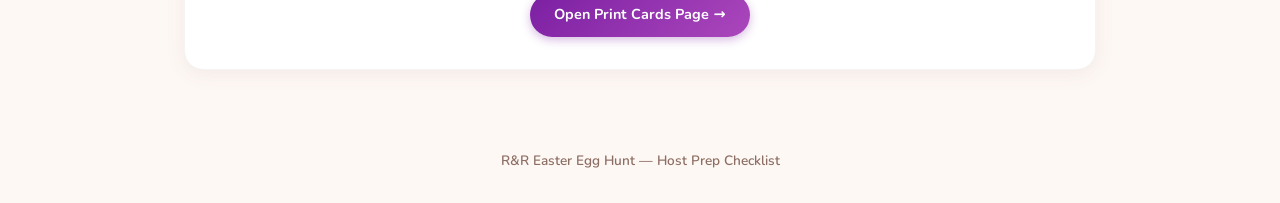
<file: site/prep.html>
<!DOCTYPE html>
<html lang="en">
<head>
    <meta charset="UTF-8">
    <meta name="viewport" content="width=device-width, initial-scale=1.0">
    <title>Easter Egg Hunt 2026 — Prep Checklist</title>
    <link rel="preconnect" href="https://fonts.googleapis.com">
    <link rel="preconnect" href="https://fonts.gstatic.com" crossorigin>
    <link href="https://fonts.googleapis.com/css2?family=Baloo+2:wght@400;500;600;700;800&family=Nunito:wght@400;600;700&display=swap" rel="stylesheet">
    <link rel="stylesheet" href="css/prep.css">
</head>
<body>

<!-- ===== HEADER ===== -->
<div class="prep-header">
    <h1 id="prepTitle">Easter Egg Hunt 2026</h1>
    <div class="subtitle">Egg Prep Checklist — Host Only</div>
</div>

<div class="prep-container">

    <!-- ===== VALIDATION ===== -->
    <div id="validationBanner" class="validation-banner validation-pass"></div>

    <!-- ===== STATS BAR ===== -->
    <div class="stats-bar" id="statsBar"></div>

    <!-- ===== PLAYER EGG ASSIGNMENTS ===== -->
    <div class="prep-section">
        <h2>&#127912; Player Egg Assignments</h2>
        <div class="section-desc">Each player gets their assigned color eggs to find during the hunt.</div>
        <table class="prep-table">
            <thead>
                <tr>
                    <th>Player</th>
                    <th>Egg Color</th>
                    <th>Needed</th>
                    <th>In Kit</th>
                    <th>Status</th>
                </tr>
            </thead>
            <tbody id="playerEggTable"></tbody>
        </table>
    </div>

    <!-- ===== SPECIAL EGG BREAKDOWN ===== -->
    <div class="prep-section">
        <h2>&#127793; Special Eggs Breakdown</h2>
        <div class="section-desc">Task eggs have green tops, power-up eggs have pink tops — bottom colors identify the type. <span id="specialEggStatus"></span></div>
        <table class="prep-table">
            <thead>
                <tr>
                    <th>Type</th>
                    <th>Colors</th>
                    <th>Count</th>
                    <th>Reward</th>
                </tr>
            </thead>
            <tbody id="specialEggTable"></tbody>
        </table>
    </div>

    <!-- ===== SKITTLE DISTRIBUTION ===== -->
    <div class="prep-section">
        <h2>&#127852; Skittle Distribution</h2>
        <div class="section-desc">How to distribute Skittles in each player's eggs. Each dot below represents one egg.</div>

        <div class="dist-cards" id="skittleDistCards"></div>

        <h3 style="margin-top:1.5rem;font-size:1.1rem;color:#5d4037;">Skittle Budget</h3>
        <table class="prep-table" style="margin-top:0.75rem;">
            <thead>
                <tr>
                    <th>Category</th>
                    <th>Skittles</th>
                </tr>
            </thead>
            <tbody id="skittleSummary"></tbody>
        </table>
    </div>

    <!-- ===== KIT INVENTORY ===== -->
    <div class="prep-section">
        <h2>&#128230; Egg Kit Inventory</h2>
        <div class="section-desc">Full inventory of the egg kit — 10 colors, 20 eggs each.</div>
        <table class="prep-table">
            <thead>
                <tr>
                    <th>Color</th>
                    <th>In Kit</th>
                    <th>Assigned To</th>
                    <th>Used</th>
                    <th>Spare</th>
                </tr>
            </thead>
            <tbody id="kitInventoryTable"></tbody>
        </table>
    </div>

    <!-- ===== ASSEMBLY INSTRUCTIONS ===== -->
    <div class="prep-section">
        <h2>&#128295; Assembly Instructions</h2>
        <div class="section-desc">Step-by-step guide. Plan ~1.5–2 hours with a helper. Best done 1–2 days before the event.</div>
        <div id="assemblySteps"></div>
    </div>

    <!-- ===== PRINT CARDS LINK ===== -->
    <div class="prep-section" style="text-align:center;">
        <h2>&#128424; Print Task & Power-Up Cards</h2>
        <div class="section-desc">Print the cards to slip inside special eggs.</div>
        <a id="printPageLink" href="tasks-print.html" class="prep-link-btn btn-print">Open Print Cards Page &rarr;</a>
    </div>

</div>

<div class="prep-footer">
    R&R Easter Egg Hunt — Host Prep Checklist
</div>

<script src="js/nav.js"></script>
<script src="js/config.js"></script>
<script src="js/prep.js"></script>

</body>
</html>
</file>
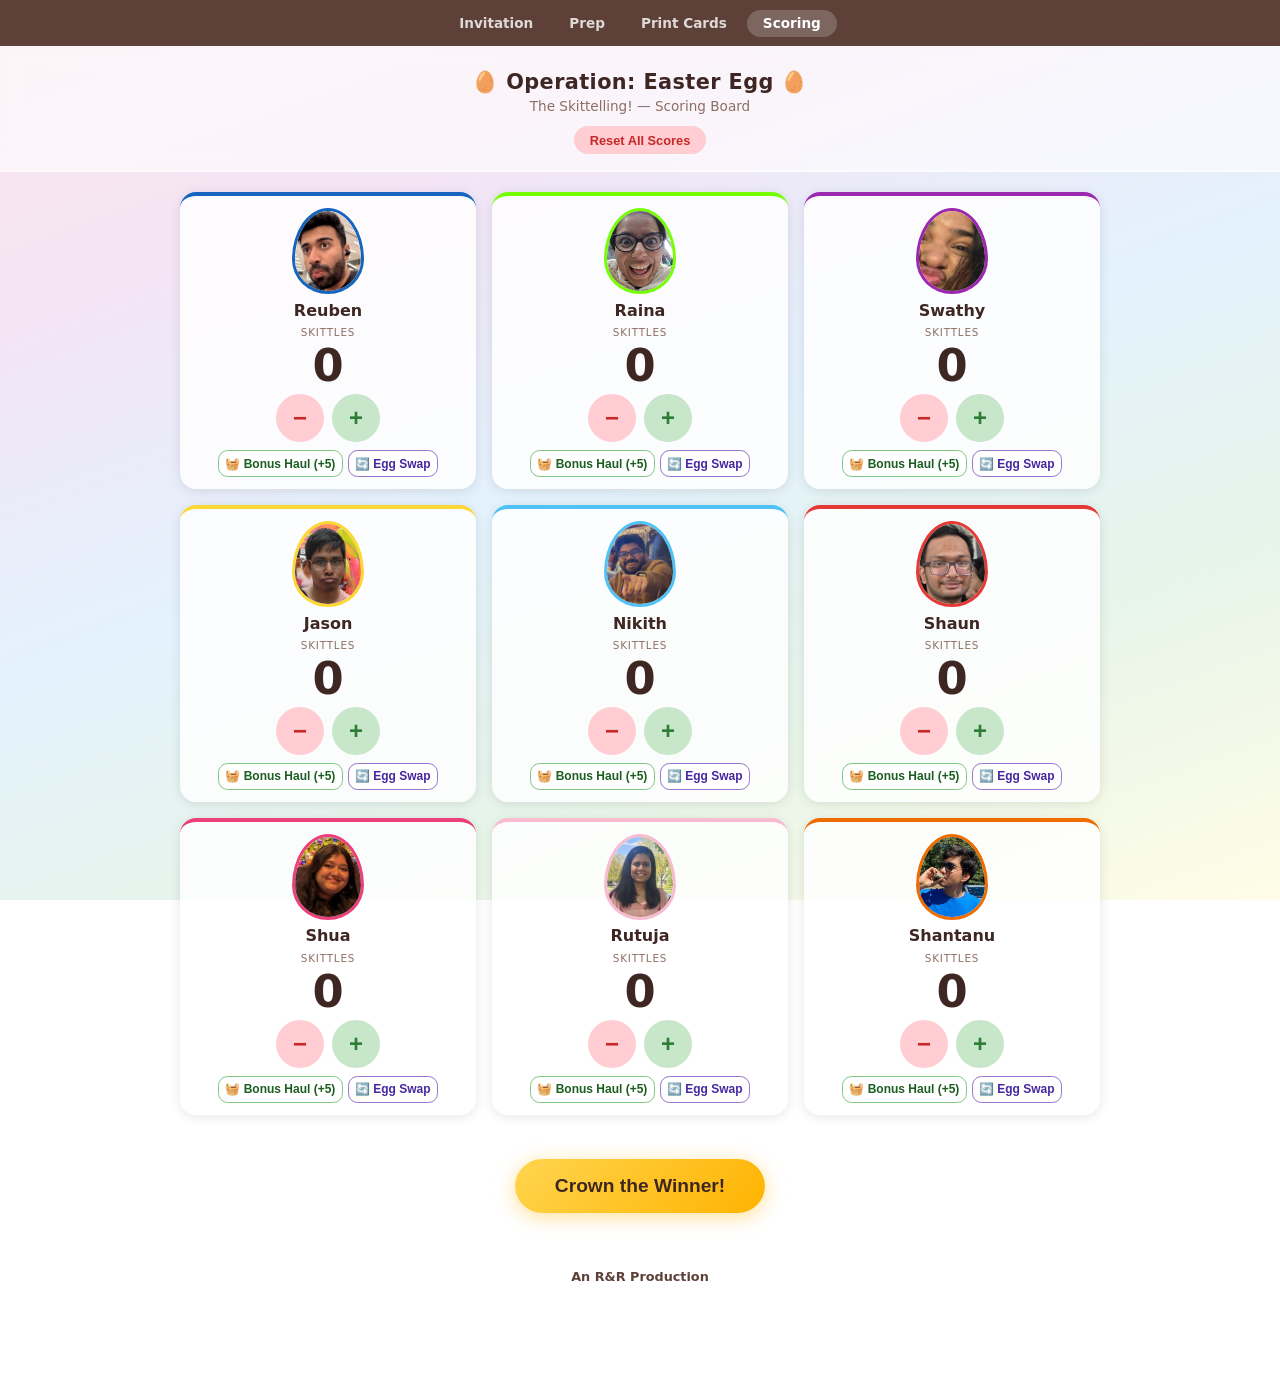
<file: site/scoring.html>
<!DOCTYPE html>
<html lang="en">
<head>
    <meta charset="UTF-8">
    <meta name="viewport" content="width=device-width, initial-scale=1.0">
    <title>Scoring — Operation: Easter Egg</title>
    <link rel="stylesheet" href="css/scoring.css">
</head>
<body>

    <!-- ==================== HEADER ==================== -->
    <header class="header">
        <h1><span class="emoji">🥚</span> Operation: Easter Egg <span class="emoji">🥚</span></h1>
        <div class="subtitle">The Skittelling! &mdash; Scoring Board</div>
        <div class="header-actions">
            <button class="btn-header btn-reset" onclick="confirmReset()">Reset All Scores</button>
        </div>
    </header>

    <!-- ==================== PLAYER GRID ==================== -->
    <div class="grid" id="playerGrid"></div>

    <!-- ==================== CROWN THE WINNER ==================== -->
    <div class="winner-section">
        <button class="btn-crown" onclick="crownWinner()">Crown the Winner!</button>
    </div>

    <!-- ==================== FOOTER ==================== -->
    <footer class="footer">
        <span class="rr">An R&amp;R Production</span>
    </footer>

    <!-- ==================== EGG SWAP MODAL ==================== -->
    <div class="modal-overlay" id="swapModal">
        <div class="modal">
            <h2>Egg Swap</h2>
            <p>Transfer Skittles from <strong id="swapFromName"></strong> to another player.</p>
            <label for="swapTarget">Transfer to:</label>
            <select id="swapTarget"></select>
            <label for="swapAmount">Skittles to transfer:</label>
            <input type="number" id="swapAmount" min="1" value="1">
            <div class="modal-actions">
                <button class="btn-modal-cancel" onclick="closeSwapModal()">Cancel</button>
                <button class="btn-modal-confirm" onclick="executeSwap()">Swap!</button>
            </div>
        </div>
    </div>

    <!-- ==================== RESET CONFIRM ==================== -->
    <div class="confirm-overlay" id="confirmOverlay">
        <div class="confirm-box">
            <h3>Reset All Scores?</h3>
            <p>This will clear all scores, power-ups, and saved data. This cannot be undone.</p>
            <div class="confirm-actions">
                <button class="btn-confirm-no" onclick="closeConfirm()">Cancel</button>
                <button class="btn-confirm-yes" onclick="resetAll()">Yes, Reset</button>
            </div>
        </div>
    </div>

    <!-- ==================== WINNER CELEBRATION ==================== -->
    <div class="celebration-overlay" id="celebrationOverlay">
        <div class="confetti-container" id="confettiContainer"></div>
        <div class="celebration-content" id="celebrationContent">
            <!-- Populated dynamically -->
        </div>
    </div>

<script src="js/nav.js"></script>
<script src="js/config.js"></script>
<script src="js/scoring.js"></script>
</body>
</html>
</file>
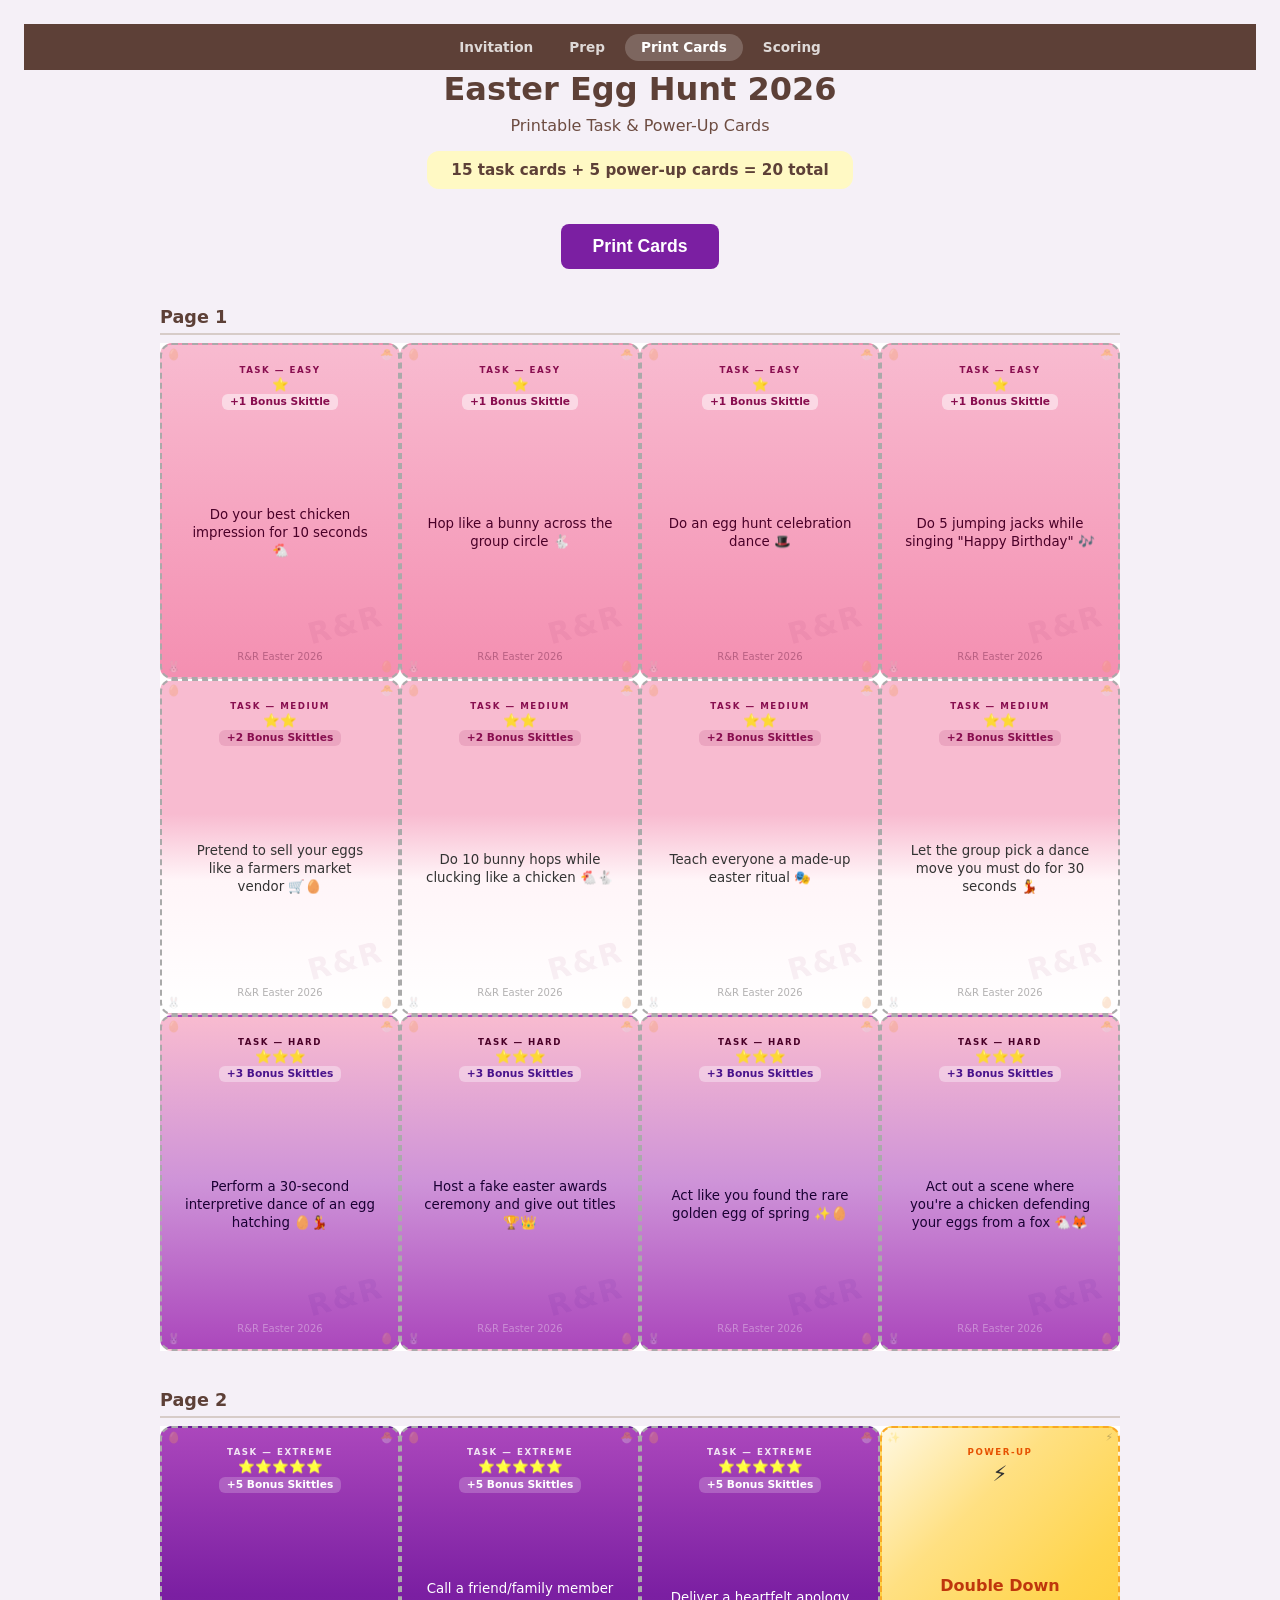
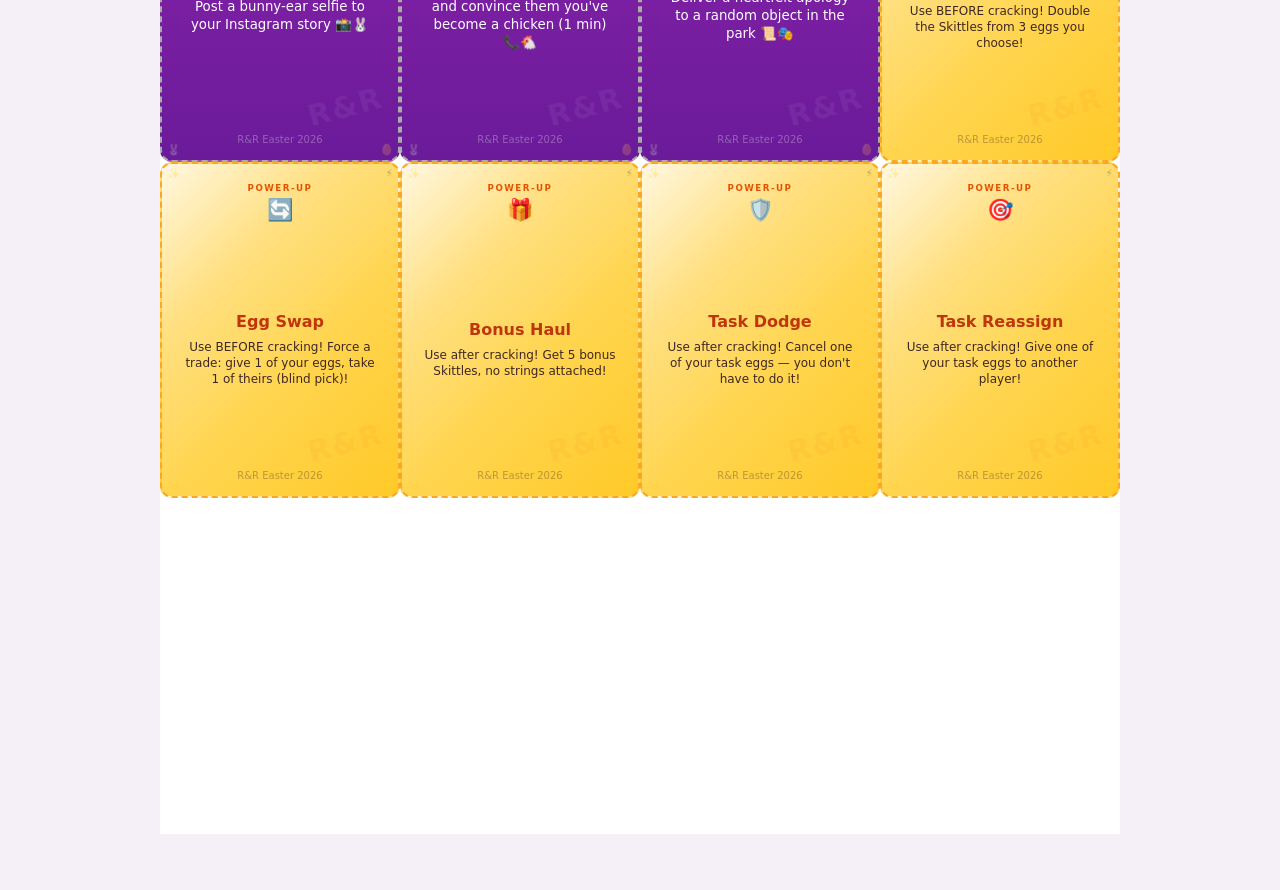
<file: site/tasks-print.html>
<!DOCTYPE html>
<html lang="en">
<head>
    <meta charset="UTF-8">
    <meta name="viewport" content="width=device-width, initial-scale=1.0">
    <title>Easter Egg Hunt 2026 — Printable Task & Power-Up Cards</title>
    <link rel="stylesheet" href="css/tasks-print.css">
</head>
<body>

<!-- ===== SCREEN-ONLY HEADER ===== -->
<div class="screen-ui">
    <h1 id="printTitle"></h1>
    <p class="subtitle">Printable Task & Power-Up Cards</p>
    <div class="summary" id="printSummary"></div>
    <br><br>
    <button class="print-btn" onclick="window.print()">Print Cards</button>
</div>

<!-- Cards are generated dynamically from config -->
<div id="cardsContainer"></div>

<script src="js/nav.js"></script>
<script src="js/config.js"></script>
<script>
CONFIG.ready(function (cfg) {
    // ── Header ──
    document.getElementById('printTitle').textContent = 'Easter Egg Hunt ' + cfg.event.year;
    document.title = 'Easter Egg Hunt ' + cfg.event.year + ' — Printable Task & Power-Up Cards';

    var difficulties = ['easy', 'medium', 'hard', 'extreme'];
    var allCards = [];
    var taskCount = 0;

    // Collect all task cards
    difficulties.forEach(function (diff) {
        var group = cfg.tasks[diff];
        if (!group) return;
        group.items.forEach(function (desc) {
            taskCount++;
            allCards.push({
                type: 'task',
                difficulty: diff,
                reward: group.reward,
                rewardText: group.rewardText,
                stars: group.stars,
                description: desc
            });
        });
    });

    // Collect all power-up cards
    var powerupCount = cfg.powerups.length;
    cfg.powerups.forEach(function (pu) {
        allCards.push({
            type: 'powerup',
            name: pu.name,
            icon: pu.icon,
            description: pu.description
        });
    });

    // Update summary
    var totalCards = taskCount + powerupCount;
    document.getElementById('printSummary').textContent = taskCount + ' task cards + ' + powerupCount + ' power-up cards = ' + totalCards + ' total';

    // Render cards in pages of 12 (4 cols x 3 rows)
    var container = document.getElementById('cardsContainer');
    var cardsPerPage = 12;
    var pageCount = Math.ceil(allCards.length / cardsPerPage);

    for (var pageIdx = 0; pageIdx < pageCount; pageIdx++) {
        var start = pageIdx * cardsPerPage;
        var end = Math.min(start + cardsPerPage, allCards.length);
        var pageCards = allCards.slice(start, end);

        // Section label
        var label = document.createElement('div');
        label.className = 'section-label';
        label.textContent = 'Page ' + (pageIdx + 1);
        container.appendChild(label);

        // Print page grid
        var pageDiv = document.createElement('div');
        pageDiv.className = 'print-page';

        pageCards.forEach(function (c) {
            var card = document.createElement('div');

            if (c.type === 'task') {
                card.className = 'card card-' + c.difficulty;

                var starsStr = '';
                for (var s = 0; s < c.stars; s++) starsStr += '\u2b50';

                var diffLabel = c.difficulty.charAt(0).toUpperCase() + c.difficulty.slice(1);

                card.innerHTML =
                    '<span class="deco-top-left">\ud83e\udd5a</span>' +
                    '<span class="deco-top-right">\ud83d\udc23</span>' +
                    '<span class="deco-bottom-left">\ud83d\udc30</span>' +
                    '<span class="deco-bottom-right">\ud83e\udd5a</span>' +
                    '<div class="card-header">' +
                        '<div class="card-type">Task \u2014 ' + diffLabel + '</div>' +
                        '<div class="card-stars">' + starsStr + '</div>' +
                        '<div class="card-reward">' + c.rewardText + '</div>' +
                    '</div>' +
                    '<div class="card-body"><p>' + c.description + '</p></div>' +
                    '<div class="card-footer">' + cfg.event.branding + ' Easter ' + cfg.event.year + '</div>';
            } else {
                card.className = 'card card-powerup';
                card.innerHTML =
                    '<span class="deco-top-left">\u2728</span>' +
                    '<span class="deco-top-right">\u26a1</span>' +
                    '<span class="deco-bottom-left">\ud83c\udf1f</span>' +
                    '<span class="deco-bottom-right">\u2728</span>' +
                    '<div class="card-header">' +
                        '<div class="card-type">Power-Up</div>' +
                        '<div class="powerup-icon">' + c.icon + '</div>' +
                    '</div>' +
                    '<div class="card-body">' +
                        '<div class="powerup-name">' + c.name + '</div>' +
                        '<p>' + c.description + '</p>' +
                    '</div>' +
                    '<div class="card-footer">' + cfg.event.branding + ' Easter ' + cfg.event.year + '</div>';
            }

            pageDiv.appendChild(card);
        });

        // Fill remaining slots with empty cards for grid alignment
        var remaining = cardsPerPage - pageCards.length;
        for (var e = 0; e < remaining; e++) {
            var empty = document.createElement('div');
            empty.className = 'card card-empty';
            pageDiv.appendChild(empty);
        }

        container.appendChild(pageDiv);
    }
});
</script>

</body>
</html>
</file>
<file: site/css/style.css>
/* ============================================
   CSS RESET & BASE
   ============================================ */
*, *::before, *::after {
    margin: 0;
    padding: 0;
    box-sizing: border-box;
}

html {
    scroll-behavior: smooth;
    scroll-padding-top: 70px;
}

body {
    font-family: 'Nunito', 'Segoe UI', system-ui, sans-serif;
    color: #4a3728;
    line-height: 1.6;
    overflow-x: hidden;
    background: #fef8f5;
}

h1, h2, h3, h4 {
    font-family: 'Baloo 2', 'Nunito', cursive;
    line-height: 1.2;
}

img {
    max-width: 100%;
    display: block;
}

a {
    color: inherit;
    text-decoration: none;
}

/* ============================================
   COLOR VARIABLES
   ============================================ */
:root {
    --pink: #fce4ec;
    --pink-deep: #f8bbd0;
    --lavender: #e8d5f5;
    --lavender-deep: #ce93d8;
    --mint: #e8f5e9;
    --mint-deep: #a5d6a7;
    --sky: #e3f2fd;
    --sky-deep: #90caf9;
    --butter: #fff9c4;
    --butter-deep: #fff176;
    --brown: #5d4037;
    --brown-light: #6d4c41;
    --brown-soft: #8d6e63;
    --white: #ffffff;
    --shadow: rgba(93, 64, 55, 0.1);
    --shadow-md: rgba(93, 64, 55, 0.15);

    /* Player egg colors */
    --egg-blue: #1565c0;
    --egg-red: #e53935;
    --egg-orange: #ef6c00;
    --egg-limegreen: #76ff03;
    --egg-green: #2e7d32;
    --egg-yellow: #fdd835;
    --egg-hotpink: #ec407a;
    --egg-lightpink: #f8bbd0;
    --egg-skyblue: #4fc3f7;
    --egg-purple: #9c27b0;
}

/* ============================================
   FLOATING EGGS BACKGROUND
   ============================================ */
.floating-eggs {
    position: fixed;
    top: 0;
    left: 0;
    width: 100%;
    height: 100%;
    pointer-events: none;
    z-index: 0;
    overflow: hidden;
}

.floating-egg {
    position: absolute;
    font-size: 1.8rem;
    opacity: 0.12;
    animation: floatDown linear infinite;
    will-change: transform;
}

@keyframes floatDown {
    0% {
        transform: translateY(-80px) rotate(0deg);
    }
    100% {
        transform: translateY(calc(100vh + 80px)) rotate(360deg);
    }
}

/* ============================================
   NAVIGATION
   ============================================ */
.nav {
    position: fixed;
    top: 0;
    left: 0;
    right: 0;
    z-index: 1000;
    background: rgba(255, 255, 255, 0.92);
    backdrop-filter: blur(12px);
    -webkit-backdrop-filter: blur(12px);
    border-bottom: 2px solid var(--pink-deep);
    box-shadow: 0 2px 20px var(--shadow);
    transition: transform 0.3s ease;
}

.nav-inner {
    max-width: 1100px;
    margin: 0 auto;
    display: flex;
    align-items: center;
    justify-content: space-between;
    padding: 0 1.5rem;
    height: 60px;
}

.nav-brand {
    font-family: 'Baloo 2', cursive;
    font-size: 1.3rem;
    font-weight: 800;
    background: linear-gradient(135deg, var(--egg-hotpink), var(--lavender-deep));
    -webkit-background-clip: text;
    -webkit-text-fill-color: transparent;
    background-clip: text;
}

.nav-links {
    display: flex;
    gap: 0.3rem;
    list-style: none;
    flex-wrap: wrap;
    justify-content: flex-end;
}

.nav-links a {
    display: inline-block;
    padding: 0.4rem 0.75rem;
    border-radius: 2rem;
    font-size: 0.82rem;
    font-weight: 600;
    color: var(--brown-light);
    transition: all 0.25s ease;
}

.nav-links a:hover {
    background: var(--pink);
    color: var(--brown);
    transform: translateY(-1px);
}

/* Mobile hamburger */
.nav-toggle {
    display: none;
    background: none;
    border: none;
    font-size: 1.5rem;
    cursor: pointer;
    padding: 0.25rem;
    color: var(--brown);
}

@media (max-width: 768px) {
    .nav-toggle {
        display: block;
    }

    .nav-links {
        display: none;
        position: absolute;
        top: 60px;
        left: 0;
        right: 0;
        background: rgba(255, 255, 255, 0.97);
        backdrop-filter: blur(12px);
        flex-direction: column;
        padding: 1rem;
        border-bottom: 2px solid var(--pink-deep);
        box-shadow: 0 4px 20px var(--shadow);
        gap: 0.25rem;
    }

    .nav-links.open {
        display: flex;
    }

    .nav-links a {
        padding: 0.7rem 1rem;
        font-size: 0.95rem;
    }
}

/* ============================================
   SECTION BASE
   ============================================ */
section {
    position: relative;
    z-index: 1;
    padding: 5rem 1.5rem;
}

.section-inner {
    max-width: 1000px;
    margin: 0 auto;
}

.section-title {
    text-align: center;
    font-size: 2.2rem;
    color: var(--brown);
    margin-bottom: 0.5rem;
}

.section-subtitle {
    text-align: center;
    font-size: 1.1rem;
    color: var(--brown-soft);
    margin-bottom: 3rem;
    font-weight: 600;
}

/* ============================================
   HERO SECTION
   ============================================ */
.hero {
    min-height: 100vh;
    display: flex;
    align-items: center;
    justify-content: center;
    text-align: center;
    padding-top: 80px;
    background: linear-gradient(
        160deg,
        #fce4ec 0%,
        #f3e5f5 20%,
        #e8d5f5 35%,
        #e3f2fd 55%,
        #e8f5e9 75%,
        #fff9c4 100%
    );
    background-size: 200% 200%;
    animation: gradientShift 12s ease infinite;
    position: relative;
    overflow: hidden;
}

@keyframes gradientShift {
    0%, 100% { background-position: 0% 50%; }
    50% { background-position: 100% 50%; }
}

.hero-content {
    position: relative;
    z-index: 2;
}

.hero-eggs {
    display: flex;
    justify-content: center;
    gap: 1rem;
    margin-bottom: 1.5rem;
}

.hero-egg {
    font-size: 3.5rem;
    display: inline-block;
    animation: eggBounce 2s ease-in-out infinite;
    filter: drop-shadow(0 4px 8px rgba(0,0,0,0.1));
}

.hero-egg:nth-child(1) { animation-delay: 0s; }
.hero-egg:nth-child(2) { animation-delay: 0.3s; }
.hero-egg:nth-child(3) { animation-delay: 0.6s; }
.hero-egg:nth-child(4) { animation-delay: 0.9s; }
.hero-egg:nth-child(5) { animation-delay: 1.2s; }

@keyframes eggBounce {
    0%, 100% { transform: translateY(0) rotate(0deg); }
    25% { transform: translateY(-18px) rotate(-5deg); }
    50% { transform: translateY(0) rotate(0deg); }
    75% { transform: translateY(-10px) rotate(5deg); }
}


.hero-rr {
    display: inline-block;
    font-family: 'Baloo 2', cursive;
    font-size: 1rem;
    font-weight: 700;
    letter-spacing: 2px;
    padding: 0.3rem 1.2rem;
    border-radius: 2rem;
    background: linear-gradient(135deg, var(--pink-deep), var(--lavender-deep));
    color: white;
    margin-bottom: 1.5rem;
    text-transform: uppercase;
}

.hero-title {
    font-size: clamp(2rem, 6vw, 3.8rem);
    color: var(--brown);
    line-height: 1.1;
    margin-bottom: 0.5rem;
    text-shadow: 0 2px 10px rgba(255, 255, 255, 0.5);
}

.hero-title .accent {
    display: block;
    background: linear-gradient(135deg, #ec407a, #ab47bc, #42a5f5);
    -webkit-background-clip: text;
    -webkit-text-fill-color: transparent;
    background-clip: text;
    font-size: clamp(2.2rem, 7vw, 4.2rem);
}

.hero-invited {
    font-size: clamp(1.2rem, 3vw, 1.6rem);
    color: var(--brown-soft);
    font-weight: 700;
    margin: 1rem 0;
    animation: fadeInUp 1s ease 0.5s both;
}

.hero-date {
    display: inline-block;
    margin-top: 1.5rem;
    padding: 0.8rem 2rem;
    background: rgba(255, 255, 255, 0.7);
    border: 2px dashed var(--pink-deep);
    border-radius: 1rem;
    font-weight: 700;
    font-size: 1.1rem;
    color: var(--brown);
    backdrop-filter: blur(4px);
    animation: fadeInUp 1s ease 0.8s both;
}

.hero-date-text {
    font-size: 1.2rem;
    margin-bottom: 0.2rem;
}

.hero-date-time {
    font-size: 1rem;
    font-weight: 600;
    color: var(--brown-soft);
    margin-bottom: 0.8rem;
}

.hero-calendar-buttons {
    display: flex;
    gap: 0.6rem;
    justify-content: center;
    flex-wrap: wrap;
}

.btn-calendar {
    display: inline-flex;
    align-items: center;
    gap: 0.35rem;
    padding: 0.45rem 1rem;
    border-radius: 2rem;
    font-size: 0.8rem;
    font-weight: 700;
    text-decoration: none;
    cursor: pointer;
    transition: transform 0.2s, box-shadow 0.2s;
    border: none;
}

.btn-calendar:hover {
    transform: translateY(-2px);
}

.btn-google-cal {
    background: linear-gradient(135deg, #4285f4, #34a853);
    color: white;
    box-shadow: 0 3px 10px rgba(66, 133, 244, 0.35);
}

.btn-google-cal:hover {
    box-shadow: 0 5px 15px rgba(66, 133, 244, 0.5);
}

.btn-ics-cal {
    background: linear-gradient(135deg, #a259ff, #e040fb);
    color: white;
    box-shadow: 0 3px 10px rgba(162, 89, 255, 0.35);
}

.btn-ics-cal:hover {
    box-shadow: 0 5px 15px rgba(162, 89, 255, 0.5);
}

.hero-scroll-hint {
    margin-top: 3rem;
    animation: fadeInUp 1s ease 1.2s both;
}

.hero-scroll-hint a {
    display: inline-flex;
    flex-direction: column;
    align-items: center;
    gap: 0.3rem;
    color: var(--brown-soft);
    font-size: 0.85rem;
    font-weight: 600;
}

.scroll-arrow {
    font-size: 1.5rem;
    animation: scrollBounce 1.5s ease-in-out infinite;
}

@keyframes scrollBounce {
    0%, 100% { transform: translateY(0); }
    50% { transform: translateY(8px); }
}

@keyframes fadeInUp {
    from {
        opacity: 0;
        transform: translateY(20px);
    }
    to {
        opacity: 1;
        transform: translateY(0);
    }
}

/* ============================================
   LOCATION SECTION
   ============================================ */
.location {
    background: linear-gradient(180deg, var(--white) 0%, var(--mint) 100%);
}

.location-card {
    background: white;
    border-radius: 1.5rem;
    overflow: hidden;
    box-shadow: 0 8px 32px var(--shadow-md);
    max-width: 700px;
    margin: 0 auto;
}

.location-map {
    width: 100%;
    height: 300px;
    border: none;
}

.location-info {
    padding: 2rem;
    text-align: center;
}

.location-name {
    font-family: 'Baloo 2', cursive;
    font-size: 1.6rem;
    color: var(--brown);
    margin-bottom: 0.3rem;
}

.location-address {
    color: var(--brown-soft);
    font-size: 1rem;
    margin-bottom: 1.5rem;
}

.btn {
    display: inline-block;
    padding: 0.75rem 2rem;
    border-radius: 3rem;
    font-weight: 700;
    font-size: 1rem;
    font-family: 'Nunito', sans-serif;
    transition: all 0.3s ease;
    cursor: pointer;
    border: none;
    text-decoration: none;
}

.btn-primary {
    background: linear-gradient(135deg, #81c784, #66bb6a);
    color: white;
    box-shadow: 0 4px 15px rgba(102, 187, 106, 0.4);
}

.btn-primary:hover {
    transform: translateY(-2px);
    box-shadow: 0 6px 20px rgba(102, 187, 106, 0.5);
}

/* ============================================
   PLAYERS SECTION
   ============================================ */
.players {
    background: linear-gradient(180deg, var(--mint) 0%, var(--lavender) 50%, var(--pink) 100%);
}

.players-grid {
    display: grid;
    grid-template-columns: repeat(3, 1fr);
    gap: 1.5rem;
    max-width: 800px;
    margin: 0 auto;
}

@media (max-width: 640px) {
    .players-grid {
        grid-template-columns: repeat(3, 1fr);
        gap: 0.8rem;
    }
}

.player-card {
    background: white;
    border-radius: 1.2rem;
    padding: 1.5rem 1rem;
    text-align: center;
    box-shadow: 0 4px 20px var(--shadow);
    transition: all 0.35s ease;
    position: relative;
    overflow: hidden;
}

.player-card::before {
    content: '';
    position: absolute;
    top: 0;
    left: 0;
    right: 0;
    height: 4px;
    background: var(--player-color);
}

.player-card:hover {
    transform: translateY(-6px);
    box-shadow: 0 12px 32px var(--shadow-md);
}

.player-egg-frame {
    width: 90px;
    height: 120px;
    margin: 0 auto 0.8rem;
    position: relative;
    display: flex;
    align-items: center;
    justify-content: center;
}

.player-egg-frame img {
    width: 80px;
    height: 80px;
    object-fit: cover;
    object-position: center top;
    border-radius: 50%;
    border: 3px solid var(--player-color);
    background: var(--player-color);
    filter: saturate(0.8);
    position: relative;
    z-index: 2;
    margin-top: -10px;
}

/* Bottom egg shell — hatching effect */
.player-egg-frame::after {
    content: '';
    position: absolute;
    bottom: -2px;
    left: 50%;
    transform: translateX(-50%);
    width: 90px;
    height: 58px;
    background: linear-gradient(180deg, #fffef8 0%, #f5f0e6 100%);
    border-radius: 0 0 48% 48% / 0 0 85% 85%;
    z-index: 3;
    /* Irregular cracked egg edge — fewer, bigger pieces */
    clip-path: polygon(
        0% 38%,
        8% 12%, 20% 35%,
        32% 0%, 46% 30%,
        55% 8%, 68% 32%,
        80% 2%, 92% 28%,
        100% 12%, 100% 100%, 0% 100%
    );
    box-shadow: inset 0 2px 8px rgba(0,0,0,0.05), 0 3px 10px rgba(0,0,0,0.08);
    border: 1.5px solid rgba(180,170,150,0.25);
    border-top: none;
}

/* Small tilted shell piece on top of head */
.player-egg-frame::before {
    content: '';
    position: absolute;
    top: -6px;
    left: 52%;
    transform: rotate(22deg);
    width: 34px;
    height: 26px;
    background: linear-gradient(180deg, #fffef8 0%, #f5f0e6 100%);
    border-radius: 50% 50% 0 0 / 100% 100% 0 0;
    z-index: 4;
    /* Cracked bottom edge of shell cap */
    clip-path: polygon(
        0% 0%, 100% 0%,
        100% 45%, 80% 100%, 60% 50%, 40% 90%, 20% 45%, 0% 70%
    );
    box-shadow: 0 2px 6px rgba(0,0,0,0.1);
    border: 1.5px solid rgba(180,170,150,0.2);
    border-bottom: none;
}

.player-name {
    font-family: 'Baloo 2', cursive;
    font-size: 1.1rem;
    font-weight: 700;
    color: var(--brown);
    margin-bottom: 0.25rem;
}

.player-color-badge {
    display: inline-block;
    padding: 0.15rem 0.8rem;
    border-radius: 1rem;
    font-size: 0.72rem;
    font-weight: 700;
    color: white;
    background: var(--player-color);
    text-transform: uppercase;
    letter-spacing: 0.5px;
}

.player-color-badge.light-text {
    color: var(--brown);
}

@media (max-width: 640px) {
    .player-card {
        padding: 1rem 0.5rem;
    }

    .player-egg-frame {
        width: 70px;
        height: 95px;
    }

    .player-egg-frame img {
        width: 60px;
        height: 60px;
        margin-top: -8px;
    }

    .player-egg-frame::after {
        width: 68px;
        height: 42px;
    }

    .player-egg-frame::before {
        width: 24px;
        height: 18px;
        top: -2px;
    }

    .player-name {
        font-size: 0.9rem;
    }

    .player-color-badge {
        font-size: 0.6rem;
        padding: 0.1rem 0.5rem;
    }
}

/* ============================================
   HOW IT WORKS SECTION
   ============================================ */
.how-it-works {
    background: linear-gradient(180deg, var(--pink) 0%, var(--sky) 100%);
}

.steps-container {
    max-width: 650px;
    margin: 0 auto;
    display: flex;
    flex-direction: column;
    gap: 1.2rem;
}

.step-card {
    display: flex;
    align-items: center;
    gap: 1.2rem;
    background: white;
    border-radius: 1.2rem;
    padding: 1.2rem 1.5rem;
    box-shadow: 0 4px 16px var(--shadow);
    transition: all 0.3s ease;
    position: relative;
}

.step-card:hover {
    transform: translateX(6px);
    box-shadow: 0 6px 24px var(--shadow-md);
}

.step-number {
    flex-shrink: 0;
    width: 48px;
    height: 58px;
    border-radius: 50% 50% 50% 50% / 60% 60% 40% 40%;
    display: flex;
    align-items: center;
    justify-content: center;
    font-family: 'Baloo 2', cursive;
    font-size: 1.3rem;
    font-weight: 800;
    color: white;
}

.step-card:nth-child(1) .step-number { background: linear-gradient(135deg, #f48fb1, #ec407a); }
.step-card:nth-child(2) .step-number { background: linear-gradient(135deg, #ce93d8, #ab47bc); }
.step-card:nth-child(3) .step-number { background: linear-gradient(135deg, #90caf9, #42a5f5); }
.step-card:nth-child(4) .step-number { background: linear-gradient(135deg, #a5d6a7, #66bb6a); }
.step-card:nth-child(5) .step-number { background: linear-gradient(135deg, #fff176, #fdd835); }
.step-card:nth-child(6) .step-number { background: linear-gradient(135deg, #ffab91, #ff7043); }
.step-card:nth-child(7) .step-number { background: linear-gradient(135deg, #80cbc4, #26a69a); }
.step-card:nth-child(8) .step-number { background: linear-gradient(135deg, #f48fb1, #e91e63); }

.step-icon {
    font-size: 1.5rem;
    margin-right: 0.4rem;
}

.step-text {
    font-weight: 600;
    font-size: 1rem;
    color: var(--brown);
}

.step-detail {
    font-size: 0.85rem;
    color: var(--brown-soft);
    font-weight: 400;
    margin-top: 0.15rem;
}

@media (max-width: 480px) {
    .step-card {
        padding: 1rem;
        gap: 0.8rem;
    }

    .step-number {
        width: 40px;
        height: 50px;
        font-size: 1.1rem;
    }
}

/* ============================================
   RULES SECTION
   ============================================ */
.rules {
    background: linear-gradient(180deg, var(--sky) 0%, var(--butter) 100%);
}

.rules-grid {
    display: grid;
    grid-template-columns: repeat(auto-fit, minmax(280px, 1fr));
    gap: 1.2rem;
    max-width: 800px;
    margin: 0 auto;
}

.rule-card {
    background: white;
    border-radius: 1.2rem;
    padding: 1.5rem;
    box-shadow: 0 4px 16px var(--shadow);
    transition: all 0.3s ease;
    display: flex;
    gap: 1rem;
    align-items: flex-start;
}

.rule-card:hover {
    transform: translateY(-3px);
    box-shadow: 0 8px 24px var(--shadow-md);
}

.rule-icon {
    font-size: 1.8rem;
    flex-shrink: 0;
    width: 48px;
    height: 48px;
    display: flex;
    align-items: center;
    justify-content: center;
    background: var(--pink);
    border-radius: 0.8rem;
}

.rule-text {
    font-weight: 600;
    font-size: 0.95rem;
    color: var(--brown);
}

.rule-detail {
    font-size: 0.82rem;
    color: var(--brown-soft);
    margin-top: 0.25rem;
    font-weight: 400;
}

.rule-card:nth-child(2) .rule-icon { background: var(--lavender); }
.rule-card:nth-child(3) .rule-icon { background: var(--mint); }
.rule-card:nth-child(4) .rule-icon { background: var(--sky); }
.rule-card:nth-child(5) .rule-icon { background: var(--butter); }
.rule-card:nth-child(6) .rule-icon { background: var(--pink); }
.rule-card:nth-child(7) .rule-icon { background: var(--lavender); }

/* ============================================
   PRIZES SECTION
   ============================================ */
.prizes {
    background: linear-gradient(180deg, var(--butter) 0%, #fff3e0 50%, var(--pink) 100%);
    text-align: center;
}

.prizes-mystery {
    max-width: 500px;
    margin: 0 auto;
    padding: 3rem 2rem;
    background: white;
    border-radius: 2rem;
    box-shadow: 0 8px 40px var(--shadow-md);
    position: relative;
    overflow: hidden;
}

.prizes-mystery::before {
    content: '';
    position: absolute;
    top: -50%;
    left: -50%;
    width: 200%;
    height: 200%;
    background: conic-gradient(
        from 0deg,
        transparent 0%,
        rgba(248, 187, 208, 0.15) 10%,
        transparent 20%,
        rgba(206, 147, 216, 0.15) 30%,
        transparent 40%,
        rgba(144, 202, 249, 0.15) 50%,
        transparent 60%,
        rgba(165, 214, 167, 0.15) 70%,
        transparent 80%,
        rgba(255, 241, 118, 0.15) 90%,
        transparent 100%
    );
    animation: shimmerRotate 8s linear infinite;
}

@keyframes shimmerRotate {
    from { transform: rotate(0deg); }
    to { transform: rotate(360deg); }
}

.prizes-content {
    position: relative;
    z-index: 1;
}

.mystery-egg {
    font-size: 5rem;
    display: inline-block;
    animation: mysteryPulse 2s ease-in-out infinite;
    filter: drop-shadow(0 4px 12px rgba(0,0,0,0.15));
}

@keyframes mysteryPulse {
    0%, 100% { transform: scale(1) rotate(0deg); }
    25% { transform: scale(1.08) rotate(-3deg); }
    50% { transform: scale(1) rotate(0deg); }
    75% { transform: scale(1.05) rotate(3deg); }
}

.prizes-title {
    font-family: 'Baloo 2', cursive;
    font-size: 1.8rem;
    color: var(--brown);
    margin: 1rem 0 0.5rem;
}

.prizes-text {
    font-size: 1.1rem;
    color: var(--brown-soft);
    font-weight: 600;
}

.prizes-sparkles {
    margin-top: 1rem;
    font-size: 1.5rem;
    letter-spacing: 0.5rem;
}

/* ============================================
   FOOTER
   ============================================ */
.footer {
    background: linear-gradient(135deg, var(--brown) 0%, #3e2723 100%);
    color: rgba(255, 255, 255, 0.8);
    text-align: center;
    padding: 2.5rem 1.5rem;
    position: relative;
    z-index: 1;
}

.footer-brand {
    font-family: 'Baloo 2', cursive;
    font-size: 1.4rem;
    font-weight: 800;
    color: white;
    margin-bottom: 0.3rem;
}

.footer-heart {
    color: #f48fb1;
    animation: heartbeat 1.5s ease-in-out infinite;
    display: inline-block;
}

@keyframes heartbeat {
    0%, 100% { transform: scale(1); }
    50% { transform: scale(1.15); }
}

.footer-year {
    font-size: 0.85rem;
    opacity: 0.6;
    margin-top: 0.3rem;
}

.footer-tagline {
    font-size: 0.9rem;
    margin-top: 0.5rem;
    font-style: italic;
    opacity: 0.7;
}

/* ============================================
   TWO-TONE SPECIAL EGGS GUIDE
   ============================================ */
.special-eggs-guide {
    background: linear-gradient(180deg, var(--sky) 0%, var(--pink) 50%, var(--lavender) 100%);
}

.special-eggs-grid {
    display: grid;
    gap: 1rem;
    max-width: 900px;
    margin: 0 auto;
}

.special-eggs-grid.grid-4 {
    grid-template-columns: repeat(4, 1fr);
}

.special-eggs-grid.grid-5 {
    grid-template-columns: repeat(5, 1fr);
}

@media (max-width: 640px) {
    .special-eggs-grid.grid-4,
    .special-eggs-grid.grid-5 {
        grid-template-columns: repeat(2, 1fr);
    }
}

/* Card flip wrapper */
.special-egg-flip {
    perspective: 800px;
    cursor: pointer;
}

/* Equal-height cards within grid rows */
.special-eggs-grid .special-egg-flip {
    display: flex;
}

.special-eggs-grid .special-egg-flip-inner {
    flex: 1;
    display: flex;
}

.special-eggs-grid .special-egg-grid-card {
    flex: 1;
    justify-content: flex-start;
}


.special-egg-flip-inner {
    position: relative;
    transition: transform 0.5s ease;
    transform-style: preserve-3d;
}

.special-egg-flip.flipped .special-egg-flip-inner {
    transform: rotateY(180deg);
}

.special-egg-grid-card,
.special-egg-grid-back {
    background: white;
    border-radius: 1.2rem;
    padding: 1.2rem 1rem;
    text-align: center;
    box-shadow: 0 4px 16px var(--shadow);
    transition: box-shadow 0.3s ease;
    display: flex;
    flex-direction: column;
    align-items: center;
    gap: 0.4rem;
    backface-visibility: hidden;
    -webkit-backface-visibility: hidden;
}

.special-egg-grid-back {
    position: absolute;
    top: 0;
    left: 0;
    width: 100%;
    height: 100%;
    transform: rotateY(180deg);
    justify-content: center;
    padding: 1rem;
    background: linear-gradient(135deg, var(--pink), var(--lavender));
}

.special-egg-back-icon {
    font-size: 1.6rem;
    margin-bottom: 0.3rem;
}

.special-egg-back-title {
    font-family: 'Baloo 2', cursive;
    font-size: 0.95rem;
    font-weight: 700;
    color: var(--brown);
    margin-bottom: 0.2rem;
}

.special-egg-back-desc {
    font-size: 0.8rem;
    color: var(--brown-light);
    line-height: 1.4;
}

.special-egg-flip:hover .special-egg-grid-card,
.special-egg-flip:hover .special-egg-grid-back {
    box-shadow: 0 8px 24px var(--shadow-md);
}


.special-group-title {
    font-family: 'Baloo 2', cursive;
    font-size: 1.3rem;
    color: var(--brown);
    text-align: center;
    margin-bottom: 1rem;
}

.special-group-hint {
    font-size: 0.85rem;
    font-weight: 400;
    color: var(--brown-soft);
}

.special-egg-count {
    font-family: 'Baloo 2', cursive;
    font-size: 1.4rem;
    font-weight: 800;
    color: var(--brown);
    line-height: 1;
}

/* Badge overlaid on bottom-right of the two-tone egg */
.two-tone-egg-wrap {
    position: relative;
    display: inline-block;
}

.egg-count-badge {
    position: absolute;
    bottom: -4px;
    right: -10px;
    background: var(--brown);
    color: white;
    font-family: 'Baloo 2', cursive;
    font-size: 0.65rem;
    font-weight: 800;
    line-height: 1;
    padding: 0.15rem 0.35rem;
    border-radius: 0.6rem;
    box-shadow: 0 1px 4px rgba(0,0,0,0.25);
    white-space: nowrap;
}

.skittles-legend {
    text-align: center;
    font-size: 0.85rem;
    color: var(--brown-soft);
    margin-bottom: 1.5rem;
}

.special-egg-reward {
    min-height: 1.2rem;
}

.skittle-dots {
    font-size: 0.75rem;
    letter-spacing: 1px;
}

.special-effect-badge {
    display: inline-block;
    padding: 0.1rem 0.5rem;
    border-radius: 0.5rem;
    font-size: 0.65rem;
    font-weight: 700;
    text-transform: uppercase;
    letter-spacing: 0.5px;
    background: var(--lavender);
    color: #6a1b9a;
}

/* Legacy list layout (unused, kept for reference) */
.special-eggs-container {
    max-width: 650px;
    margin: 0 auto;
    display: flex;
    flex-direction: column;
    gap: 1.2rem;
}

.two-tone-egg {
    width: 40px;
    height: 52px;
    border-radius: 50% 50% 50% 50% / 60% 60% 40% 40%;
    overflow: hidden;
    display: inline-block;
    flex-shrink: 0;
    box-shadow: 0 2px 8px rgba(0,0,0,0.15);
}

.two-tone-egg .top { height: 50%; }
.two-tone-egg .bottom { height: 50%; }

.special-egg-label {
    font-family: 'Baloo 2', cursive;
    font-size: 0.9rem;
    font-weight: 700;
    color: var(--brown);
    min-height: 2.8em;
    display: flex;
    align-items: center;
    justify-content: center;
    line-height: 1.3;
    white-space: nowrap;
}

.special-egg-desc {
    font-size: 0.85rem;
    color: var(--brown-soft);
    font-weight: 400;
    margin-top: 0.15rem;
}

.special-eggs-note {
    text-align: center;
    margin-top: 1.5rem;
    padding: 1rem 1.5rem;
    background: white;
    border-radius: 1rem;
    box-shadow: 0 4px 16px var(--shadow);
    font-weight: 700;
    font-size: 0.95rem;
    color: var(--brown);
}

/* ============================================
   PLAYER COLOR SUBTITLE
   ============================================ */
.player-color-subtitle {
    display: block;
    font-size: 0.6rem;
    color: var(--brown-soft);
    margin-top: 0.15rem;
    font-weight: 600;
    text-transform: uppercase;
    letter-spacing: 0.3px;
}

/* ============================================
   SCROLL REVEAL ANIMATIONS
   ============================================ */
.reveal {
    opacity: 0;
    transform: translateY(30px);
    transition: opacity 0.8s ease, transform 0.8s ease;
}

.reveal.visible {
    opacity: 1;
    transform: translateY(0);
}

.reveal-delay-1 { transition-delay: 0.1s; }
.reveal-delay-2 { transition-delay: 0.2s; }
.reveal-delay-3 { transition-delay: 0.3s; }

/* ============================================
   EASTER EGG (pun intended) DECORATIVE DIVIDERS
   ============================================ */
.section-divider {
    text-align: center;
    font-size: 1.5rem;
    letter-spacing: 1rem;
    padding: 0;
    line-height: 1;
    opacity: 0.4;
    margin-top: -1rem;
    margin-bottom: 1rem;
}

/* ============================================
   UTILITY
   ============================================ */
.text-center { text-align: center; }

/* ============================================
   RESPONSIVE FINE-TUNING
   ============================================ */
@media (max-width: 480px) {
    section {
        padding: 3.5rem 1rem;
    }

    .section-title {
        font-size: 1.7rem;
    }

    .section-subtitle {
        font-size: 0.95rem;
        margin-bottom: 2rem;
    }

    .hero-eggs {
        gap: 0.5rem;
    }

    .hero-egg {
        font-size: 2.5rem;
    }

    .location-map {
        height: 220px;
    }

    .rules-grid {
        grid-template-columns: 1fr;
    }
}
</file>
<file: site/css/prep.css>
/* ===== RESET & BASE ===== */
*, *::before, *::after { margin: 0; padding: 0; box-sizing: border-box; }

body {
    font-family: 'Nunito', 'Segoe UI', system-ui, -apple-system, sans-serif;
    background: #fef8f5;
    color: #4a3728;
    line-height: 1.6;
}

h1, h2, h3, h4 {
    font-family: 'Baloo 2', 'Nunito', cursive;
    line-height: 1.2;
}

/* ===== HEADER ===== */
.prep-header {
    background: linear-gradient(135deg, #fce4ec 0%, #e8d5f5 50%, #e8f5e9 100%);
    text-align: center;
    padding: 2.5rem 1.5rem 2rem;
    border-bottom: 3px solid #f8bbd0;
}

.prep-header h1 {
    font-size: 2rem;
    color: #5d4037;
    margin-bottom: 0.3rem;
}

.prep-header .subtitle {
    color: #6d4c41;
    font-size: 1.05rem;
    font-weight: 600;
}

/* ===== MAIN CONTAINER ===== */
.prep-container {
    max-width: 960px;
    margin: 0 auto;
    padding: 1.5rem;
}

/* ===== VALIDATION BANNER ===== */
.validation-banner {
    border-radius: 1rem;
    padding: 1.2rem 1.5rem;
    margin-bottom: 2rem;
    font-weight: 600;
    font-size: 0.95rem;
    display: flex;
    align-items: center;
    gap: 0.75rem;
}

.validation-banner .icon {
    font-size: 1.5rem;
    flex-shrink: 0;
}

.validation-pass {
    background: #e8f5e9;
    border: 2px solid #66bb6a;
    color: #2e7d32;
}

.validation-fail {
    background: #fbe9e7;
    border: 2px solid #ef5350;
    color: #c62828;
}

.validation-errors {
    margin-top: 0.5rem;
    font-weight: 400;
    font-size: 0.88rem;
}

.validation-errors li {
    margin-left: 1.5rem;
    margin-top: 0.25rem;
}

/* ===== SECTION CARDS ===== */
.prep-section {
    background: white;
    border-radius: 1.2rem;
    padding: 2rem;
    margin-bottom: 1.5rem;
    box-shadow: 0 4px 20px rgba(93, 64, 55, 0.08);
    border: 1px solid rgba(93, 64, 55, 0.06);
}

.prep-section h2 {
    font-size: 1.5rem;
    color: #5d4037;
    margin-bottom: 0.3rem;
    display: flex;
    align-items: center;
    gap: 0.5rem;
}

.prep-section .section-desc {
    color: #8d6e63;
    font-size: 0.9rem;
    margin-bottom: 1.5rem;
    font-weight: 600;
}

/* ===== TABLES ===== */
.prep-table {
    width: 100%;
    border-collapse: collapse;
    font-size: 0.9rem;
}

.prep-table th {
    background: #fef8f5;
    font-weight: 700;
    text-align: left;
    padding: 0.7rem 1rem;
    color: #5d4037;
    border-bottom: 2px solid #d7ccc8;
    font-size: 0.8rem;
    text-transform: uppercase;
    letter-spacing: 0.5px;
}

.prep-table td {
    padding: 0.6rem 1rem;
    border-bottom: 1px solid #f0ebe7;
    vertical-align: middle;
}

.prep-table tr:last-child td {
    border-bottom: none;
}

.prep-table .total-row td {
    font-weight: 700;
    border-top: 2px solid #d7ccc8;
    border-bottom: none;
    background: #fef8f5;
    color: #5d4037;
}

/* ===== COLOR SWATCH ===== */
.color-swatch {
    display: inline-block;
    width: 18px;
    height: 18px;
    border-radius: 50%;
    vertical-align: middle;
    margin-right: 0.5rem;
    border: 2px solid rgba(0, 0, 0, 0.1);
    flex-shrink: 0;
}

.color-cell {
    display: flex;
    align-items: center;
}

/* ===== STATUS BADGES ===== */
.badge {
    display: inline-block;
    padding: 0.15rem 0.6rem;
    border-radius: 1rem;
    font-size: 0.75rem;
    font-weight: 700;
    text-transform: uppercase;
    letter-spacing: 0.5px;
}

.badge-ok {
    background: #e8f5e9;
    color: #2e7d32;
}

.badge-warn {
    background: #fff3e0;
    color: #e65100;
}

.badge-error {
    background: #fbe9e7;
    color: #c62828;
}

/* ===== SKITTLE DISTRIBUTION VISUAL ===== */
.skittle-visual {
    display: flex;
    gap: 0.4rem;
    flex-wrap: wrap;
    margin-top: 0.5rem;
}

.skittle-dot {
    width: 14px;
    height: 14px;
    border-radius: 50%;
    display: inline-block;
    border: 1px solid rgba(0, 0, 0, 0.15);
}

.skittle-1 { background: #81c784; }
.skittle-2 { background: #ffd54f; }
.skittle-3 { background: #ef5350; }

/* ===== DISTRIBUTION CARDS ===== */
.dist-cards {
    display: grid;
    grid-template-columns: repeat(auto-fit, minmax(200px, 1fr));
    gap: 1rem;
    margin-top: 1rem;
}

.dist-card {
    background: #fef8f5;
    border-radius: 0.8rem;
    padding: 1rem;
    text-align: center;
    border: 1px solid #f0ebe7;
}

.dist-card .dist-count {
    font-family: 'Baloo 2', cursive;
    font-size: 2rem;
    color: #5d4037;
    line-height: 1;
}

.dist-card .dist-label {
    font-size: 0.8rem;
    font-weight: 700;
    color: #8d6e63;
    text-transform: uppercase;
    letter-spacing: 0.5px;
    margin-top: 0.3rem;
}

.dist-card .dist-detail {
    font-size: 0.85rem;
    color: #6d4c41;
    margin-top: 0.3rem;
}

/* ===== SPECIAL EGG TYPE VISUAL ===== */
.special-type-row {
    display: flex;
    align-items: center;
    gap: 0.75rem;
}

.mini-egg {
    width: 22px;
    height: 28px;
    border-radius: 50% 50% 50% 50% / 60% 60% 40% 40%;
    flex-shrink: 0;
    box-shadow: 0 1px 4px rgba(0, 0, 0, 0.15);
}

/* ===== ASSEMBLY STEPS ===== */
.assembly-step {
    display: flex;
    gap: 1rem;
    padding: 1rem 0;
    border-bottom: 1px solid #f0ebe7;
}

.assembly-step:last-child {
    border-bottom: none;
}

.step-badge {
    flex-shrink: 0;
    width: 36px;
    height: 36px;
    border-radius: 50%;
    background: linear-gradient(135deg, #f48fb1, #ce93d8);
    color: white;
    font-weight: 800;
    font-size: 0.9rem;
    display: flex;
    align-items: center;
    justify-content: center;
}

.step-content h4 {
    font-size: 0.95rem;
    color: #5d4037;
    margin-bottom: 0.2rem;
}

.step-content p {
    font-size: 0.85rem;
    color: #6d4c41;
}

.step-content ul {
    margin-top: 0.3rem;
    padding-left: 1.2rem;
    font-size: 0.85rem;
    color: #6d4c41;
}

.step-content ul li {
    margin-top: 0.15rem;
}

/* ===== LINK BUTTONS ===== */
.prep-link-btn {
    display: inline-block;
    padding: 0.65rem 1.5rem;
    border-radius: 2rem;
    font-weight: 700;
    font-size: 0.9rem;
    text-decoration: none;
    transition: all 0.2s ease;
    margin-top: 1rem;
}

.prep-link-btn:hover {
    transform: translateY(-2px);
}

.btn-print {
    background: linear-gradient(135deg, #7b1fa2, #ab47bc);
    color: white;
    box-shadow: 0 3px 10px rgba(123, 31, 162, 0.3);
}

.btn-print:hover {
    box-shadow: 0 5px 15px rgba(123, 31, 162, 0.45);
}

/* ===== SUMMARY STATS BAR ===== */
.stats-bar {
    display: grid;
    grid-template-columns: repeat(auto-fit, minmax(140px, 1fr));
    gap: 1rem;
    margin-bottom: 2rem;
}

.stat-card {
    background: white;
    border-radius: 1rem;
    padding: 1.2rem;
    text-align: center;
    box-shadow: 0 4px 16px rgba(93, 64, 55, 0.08);
    border: 1px solid rgba(93, 64, 55, 0.06);
}

.stat-card .stat-value {
    font-family: 'Baloo 2', cursive;
    font-size: 2.2rem;
    color: #5d4037;
    line-height: 1;
}

.stat-card .stat-label {
    font-size: 0.75rem;
    font-weight: 700;
    color: #8d6e63;
    text-transform: uppercase;
    letter-spacing: 0.5px;
    margin-top: 0.25rem;
}

/* ===== PLAYER EGG ASSIGNMENT ===== */
.player-assign-row {
    display: flex;
    align-items: center;
    gap: 0.75rem;
}

.player-assign-row .color-swatch {
    width: 24px;
    height: 24px;
}

/* ===== FOOTER ===== */
.prep-footer {
    text-align: center;
    padding: 2rem 1.5rem;
    color: #8d6e63;
    font-size: 0.85rem;
    font-weight: 600;
}

/* ===== RESPONSIVE ===== */
@media (max-width: 640px) {
    .prep-container {
        padding: 1rem;
    }

    .prep-section {
        padding: 1.2rem;
    }

    .prep-table {
        font-size: 0.82rem;
    }

    .prep-table th,
    .prep-table td {
        padding: 0.5rem 0.6rem;
    }

    .stats-bar {
        grid-template-columns: repeat(2, 1fr);
    }

    .dist-cards {
        grid-template-columns: 1fr;
    }
}
</file>
<file: site/css/scoring.css>
/* ============================================
   CSS RESET & BASE
   ============================================ */
*,
*::before,
*::after {
    margin: 0;
    padding: 0;
    box-sizing: border-box;
}

:root {
    --pastel-pink: #fce4ec;
    --pastel-lavender: #f3e5f5;
    --pastel-mint: #e8f5e9;
    --pastel-sky: #e3f2fd;
    --pastel-butter: #fffde7;
    --text-dark: #3e2723;
    --text-medium: #5d4037;
    --text-light: #8d6e63;
    --card-bg: rgba(255, 255, 255, 0.85);
    --shadow-soft: 0 4px 20px rgba(0, 0, 0, 0.08);
    --shadow-card: 0 2px 12px rgba(0, 0, 0, 0.1);
    --radius: 1rem;
    --radius-sm: 0.6rem;
    /* Player accent colors set inline via JS from config */
}

body {
    font-family: 'Segoe UI', system-ui, -apple-system, sans-serif;
    background: linear-gradient(160deg, var(--pastel-pink) 0%, var(--pastel-lavender) 25%, var(--pastel-sky) 50%, var(--pastel-mint) 75%, var(--pastel-butter) 100%);
    background-attachment: fixed;
    min-height: 100vh;
    color: var(--text-dark);
    padding-bottom: 6rem;
}

/* ============================================
   HEADER
   ============================================ */
.header {
    text-align: center;
    padding: 1.5rem 1rem 1rem;
    background: rgba(255, 255, 255, 0.6);
    backdrop-filter: blur(10px);
    -webkit-backdrop-filter: blur(10px);
    border-bottom: 2px solid rgba(255, 255, 255, 0.5);
    position: sticky;
    top: 0;
    z-index: 100;
}

.header h1 {
    font-size: 1.3rem;
    color: var(--text-dark);
    letter-spacing: 0.02em;
}

.header h1 .emoji {
    font-style: normal;
}

.header .subtitle {
    font-size: 0.85rem;
    color: var(--text-light);
    margin-top: 0.25rem;
}

.header-actions {
    margin-top: 0.75rem;
    display: flex;
    gap: 0.5rem;
    justify-content: center;
    flex-wrap: wrap;
}

.btn-header {
    padding: 0.4rem 1rem;
    border: none;
    border-radius: 2rem;
    font-size: 0.8rem;
    font-weight: 600;
    cursor: pointer;
    transition: all 0.2s;
}

.btn-reset {
    background: #ffcdd2;
    color: #c62828;
}

.btn-reset:hover {
    background: #ef9a9a;
}

.btn-reset:active {
    transform: scale(0.96);
}

/* ============================================
   PLAYER GRID
   ============================================ */
.grid {
    display: grid;
    grid-template-columns: repeat(3, 1fr);
    gap: 0.75rem;
    padding: 1rem;
    max-width: 900px;
    margin: 0 auto;
}

@media (min-width: 700px) {
    .grid {
        grid-template-columns: repeat(3, 1fr);
        gap: 1rem;
        padding: 1.25rem;
    }
}

@media (min-width: 1000px) {
    .grid {
        grid-template-columns: repeat(3, 1fr);
        max-width: 960px;
    }
}

/* ============================================
   PLAYER CARD
   ============================================ */
.player-card {
    background: var(--card-bg);
    border-radius: var(--radius);
    box-shadow: var(--shadow-card);
    padding: 0.75rem 0.5rem;
    text-align: center;
    position: relative;
    overflow: hidden;
    transition: transform 0.2s, box-shadow 0.2s;
    border-top: 4px solid var(--accent);
}

.player-card:hover {
    transform: translateY(-2px);
    box-shadow: 0 6px 24px rgba(0, 0, 0, 0.12);
}

/* Egg-shaped photo frame */
.egg-frame {
    width: 60px;
    height: 72px;
    margin: 0 auto 0.4rem;
    position: relative;
    overflow: hidden;
    border-radius: 50% 50% 50% 50% / 60% 60% 40% 40%;
    border: 3px solid var(--accent);
    background: var(--pastel-lavender);
    flex-shrink: 0;
}

.egg-frame img {
    width: 100%;
    height: 100%;
    object-fit: cover;
}

.player-name {
    font-size: 0.85rem;
    font-weight: 700;
    color: var(--text-dark);
    margin-bottom: 0.4rem;
    white-space: nowrap;
    overflow: hidden;
    text-overflow: ellipsis;
}

/* Score display */
.score-display {
    font-size: 2.2rem;
    font-weight: 800;
    color: var(--text-dark);
    line-height: 1;
    margin: 0.3rem 0;
    transition: transform 0.15s;
    font-variant-numeric: tabular-nums;
}

.score-display.bumped {
    transform: scale(1.2);
}

.score-label {
    font-size: 0.65rem;
    color: var(--text-light);
    text-transform: uppercase;
    letter-spacing: 0.08em;
    margin-bottom: 0.4rem;
}

/* +/- buttons */
.score-controls {
    display: flex;
    gap: 0.5rem;
    justify-content: center;
    margin-bottom: 0.5rem;
}

.btn-score {
    width: 48px;
    height: 48px;
    border: none;
    border-radius: 50%;
    font-size: 1.5rem;
    font-weight: 700;
    cursor: pointer;
    display: flex;
    align-items: center;
    justify-content: center;
    transition: all 0.15s;
    user-select: none;
    -webkit-user-select: none;
    touch-action: manipulation;
    line-height: 1;
}

.btn-plus {
    background: #c8e6c9;
    color: #2e7d32;
}

.btn-plus:hover {
    background: #a5d6a7;
}

.btn-plus:active {
    transform: scale(0.92);
    background: #81c784;
}

.btn-minus {
    background: #ffcdd2;
    color: #c62828;
}

.btn-minus:hover {
    background: #ef9a9a;
}

.btn-minus:active {
    transform: scale(0.92);
    background: #e57373;
}

/* Power-up section */
.powerups {
    display: flex;
    flex-direction: row;
    flex-wrap: wrap;
    justify-content: center;
    gap: 0.3rem;
    margin-top: 0.4rem;
}

.btn-powerup {
    padding: 0.35rem 0.4rem;
    border: 1.5px solid;
    border-radius: var(--radius-sm);
    font-size: 0.65rem;
    font-weight: 600;
    cursor: pointer;
    transition: all 0.2s;
    background: white;
    white-space: nowrap;
    touch-action: manipulation;
}

.btn-powerup:active:not(:disabled) {
    transform: scale(0.95);
}

.btn-powerup:disabled {
    opacity: 0.45;
    cursor: not-allowed;
    text-decoration: line-through;
}

.btn-powerup.bonus-haul {
    border-color: #81c784;
    color: #1b5e20;
}

.btn-powerup.bonus-haul:hover:not(:disabled) {
    background: #e8f5e9;
}

.btn-powerup.egg-swap {
    border-color: #9575cd;
    color: #4527a0;
}

.btn-powerup.egg-swap:hover:not(:disabled) {
    background: #ede7f6;
}

.powerup-used-tag {
    font-size: 0.55rem;
    color: var(--text-light);
    margin-top: 0.15rem;
    font-style: italic;
}

/* ============================================
   CROWN THE WINNER SECTION
   ============================================ */
.winner-section {
    text-align: center;
    padding: 1.5rem 1rem;
    max-width: 900px;
    margin: 0 auto;
}

.btn-crown {
    padding: 1rem 2.5rem;
    border: none;
    border-radius: 3rem;
    font-size: 1.2rem;
    font-weight: 700;
    cursor: pointer;
    background: linear-gradient(135deg, #ffd54f, #ffb300);
    color: #3e2723;
    box-shadow: 0 4px 20px rgba(255, 179, 0, 0.4);
    transition: all 0.2s;
    touch-action: manipulation;
}

.btn-crown:hover {
    transform: translateY(-2px);
    box-shadow: 0 6px 28px rgba(255, 179, 0, 0.5);
}

.btn-crown:active {
    transform: scale(0.97);
}

/* ============================================
   FOOTER
   ============================================ */
.footer {
    text-align: center;
    padding: 2rem 1rem 1rem;
    color: var(--text-light);
    font-size: 0.8rem;
}

.footer .rr {
    font-weight: 700;
    color: var(--text-medium);
}

/* ============================================
   EGG SWAP MODAL
   ============================================ */
.modal-overlay {
    display: none;
    position: fixed;
    inset: 0;
    background: rgba(0, 0, 0, 0.5);
    z-index: 1000;
    align-items: center;
    justify-content: center;
    padding: 1rem;
}

.modal-overlay.active {
    display: flex;
}

.modal {
    background: white;
    border-radius: var(--radius);
    padding: 1.5rem;
    max-width: 400px;
    width: 100%;
    box-shadow: 0 12px 40px rgba(0, 0, 0, 0.2);
    text-align: center;
}

.modal h2 {
    font-size: 1.2rem;
    color: var(--text-dark);
    margin-bottom: 0.5rem;
}

.modal p {
    font-size: 0.85rem;
    color: var(--text-light);
    margin-bottom: 1rem;
}

.modal label {
    display: block;
    text-align: left;
    font-size: 0.8rem;
    font-weight: 600;
    margin-bottom: 0.3rem;
    color: var(--text-medium);
}

.modal input[type="number"],
.modal select {
    width: 100%;
    padding: 0.6rem;
    border: 2px solid #e0e0e0;
    border-radius: var(--radius-sm);
    font-size: 1rem;
    margin-bottom: 0.75rem;
    -webkit-appearance: none;
}

.modal-actions {
    display: flex;
    gap: 0.5rem;
    margin-top: 0.5rem;
}

.modal-actions button {
    flex: 1;
    padding: 0.6rem;
    border: none;
    border-radius: var(--radius-sm);
    font-size: 0.9rem;
    font-weight: 600;
    cursor: pointer;
    transition: all 0.15s;
}

.btn-modal-cancel {
    background: #f5f5f5;
    color: var(--text-medium);
}

.btn-modal-confirm {
    background: linear-gradient(135deg, #ce93d8, #9c27b0);
    color: white;
}

.btn-modal-confirm:active,
.btn-modal-cancel:active {
    transform: scale(0.96);
}

/* ============================================
   WINNER CELEBRATION OVERLAY
   ============================================ */
.celebration-overlay {
    display: none;
    position: fixed;
    inset: 0;
    z-index: 2000;
    background: rgba(0, 0, 0, 0.85);
    overflow: hidden;
}

.celebration-overlay.active {
    display: block;
}

.celebration-content {
    position: relative;
    z-index: 2;
    display: flex;
    flex-direction: column;
    align-items: center;
    justify-content: center;
    min-height: 100vh;
    padding: 2rem;
    text-align: center;
}

.celebration-trophy {
    font-size: 1.2rem;
    color: #ffd54f;
    font-weight: 800;
    letter-spacing: 0.05em;
    margin-bottom: 1rem;
    text-shadow: 0 2px 10px rgba(255, 213, 79, 0.5);
}

.winner-name {
    font-size: 3rem;
    font-weight: 900;
    color: white;
    text-shadow: 0 4px 20px rgba(255, 255, 255, 0.3);
    margin-bottom: 0.5rem;
    animation: nameGlow 2s ease-in-out infinite alternate;
}

@keyframes nameGlow {
    from {
        text-shadow: 0 4px 20px rgba(255, 255, 255, 0.3);
    }

    to {
        text-shadow: 0 4px 40px rgba(255, 213, 79, 0.6), 0 0 60px rgba(255, 213, 79, 0.3);
    }
}

.winner-score {
    font-size: 1.5rem;
    color: #ffd54f;
    font-weight: 700;
    margin-bottom: 1.5rem;
}

.winner-egg-frame {
    width: 140px;
    height: 168px;
    border-radius: 50% 50% 50% 50% / 60% 60% 40% 40%;
    overflow: hidden;
    border: 5px solid #ffd54f;
    margin: 0 auto 1.5rem;
    background: var(--pastel-lavender);
    animation: winnerBounce 1.5s ease-in-out infinite;
    box-shadow: 0 0 40px rgba(255, 213, 79, 0.4);
}

.winner-egg-frame img {
    width: 100%;
    height: 100%;
    object-fit: cover;
}

@keyframes winnerBounce {

    0%,
    100% {
        transform: translateY(0) rotate(-3deg);
    }

    25% {
        transform: translateY(-30px) rotate(3deg);
    }

    50% {
        transform: translateY(0) rotate(-3deg);
    }

    75% {
        transform: translateY(-20px) rotate(2deg);
    }
}

.tied-winners {
    display: flex;
    gap: 1.5rem;
    flex-wrap: wrap;
    justify-content: center;
    margin-bottom: 1rem;
}

.tied-winners .tied-item {
    display: flex;
    flex-direction: column;
    align-items: center;
}

.tied-winners .winner-egg-frame {
    width: 100px;
    height: 120px;
}

.tied-winners .tied-name {
    font-size: 1.5rem;
    font-weight: 800;
    color: white;
    margin-top: 0.5rem;
}

.btn-dismiss {
    padding: 0.75rem 2rem;
    border: 2px solid rgba(255, 255, 255, 0.3);
    border-radius: 2rem;
    background: rgba(255, 255, 255, 0.1);
    color: white;
    font-size: 1rem;
    font-weight: 600;
    cursor: pointer;
    backdrop-filter: blur(4px);
    transition: all 0.2s;
    margin-top: 1rem;
}

.btn-dismiss:hover {
    background: rgba(255, 255, 255, 0.2);
    border-color: rgba(255, 255, 255, 0.5);
}

/* ============================================
   CONFETTI
   ============================================ */
.confetti-container {
    position: fixed;
    inset: 0;
    z-index: 1;
    pointer-events: none;
    overflow: hidden;
}

.confetti-piece {
    position: absolute;
    width: 10px;
    height: 10px;
    top: -20px;
    animation: confettiFall linear forwards;
    opacity: 0.9;
}

.confetti-piece.circle {
    border-radius: 50%;
}

.confetti-piece.square {
    border-radius: 2px;
}

.confetti-piece.rect {
    width: 6px;
    height: 14px;
    border-radius: 2px;
}

@keyframes confettiFall {
    0% {
        transform: translateY(0) rotate(0deg) scale(1);
        opacity: 1;
    }

    100% {
        transform: translateY(105vh) rotate(720deg) scale(0.5);
        opacity: 0;
    }
}

/* ============================================
   CONFIRM DIALOG (Reset)
   ============================================ */
.confirm-overlay {
    display: none;
    position: fixed;
    inset: 0;
    background: rgba(0, 0, 0, 0.5);
    z-index: 3000;
    align-items: center;
    justify-content: center;
    padding: 1rem;
}

.confirm-overlay.active {
    display: flex;
}

.confirm-box {
    background: white;
    border-radius: var(--radius);
    padding: 1.5rem;
    max-width: 360px;
    width: 100%;
    text-align: center;
    box-shadow: 0 12px 40px rgba(0, 0, 0, 0.2);
}

.confirm-box h3 {
    color: #c62828;
    margin-bottom: 0.5rem;
}

.confirm-box p {
    font-size: 0.9rem;
    color: var(--text-medium);
    margin-bottom: 1rem;
}

.confirm-actions {
    display: flex;
    gap: 0.5rem;
}

.confirm-actions button {
    flex: 1;
    padding: 0.6rem;
    border: none;
    border-radius: var(--radius-sm);
    font-size: 0.9rem;
    font-weight: 600;
    cursor: pointer;
}

.btn-confirm-no {
    background: #f5f5f5;
    color: var(--text-medium);
}

.btn-confirm-yes {
    background: #ef5350;
    color: white;
}

/* ============================================
   RESPONSIVE TWEAKS
   ============================================ */
@media (max-width: 400px) {
    .grid {
        gap: 0.5rem;
        padding: 0.5rem;
    }

    .player-card {
        padding: 0.5rem 0.3rem;
    }

    .egg-frame {
        width: 48px;
        height: 58px;
    }

    .score-display {
        font-size: 1.8rem;
    }

    .btn-score {
        width: 42px;
        height: 42px;
        font-size: 1.3rem;
    }

    .btn-powerup {
        font-size: 0.6rem;
        padding: 0.3rem;
    }

    .player-name {
        font-size: 0.75rem;
    }
}

@media (min-width: 600px) {
    .egg-frame {
        width: 72px;
        height: 86px;
    }

    .score-display {
        font-size: 2.8rem;
    }

    .player-name {
        font-size: 1rem;
    }

    .btn-powerup {
        font-size: 0.75rem;
    }
}
</file>
<file: site/css/tasks-print.css>
/* ===== RESET & BASE ===== */
*, *::before, *::after { margin: 0; padding: 0; box-sizing: border-box; }

body {
    font-family: 'Segoe UI', system-ui, -apple-system, sans-serif;
    background: #f5f0f7;
    color: #333;
    padding: 1.5rem;
}

/* ===== SCREEN-ONLY UI ===== */
.screen-ui {
    max-width: 960px;
    margin: 0 auto 2rem;
    text-align: center;
}

.screen-ui h1 {
    font-size: 2rem;
    color: #5d4037;
    margin-bottom: 0.5rem;
}

.screen-ui .subtitle {
    color: #6d4c41;
    font-size: 1rem;
    margin-bottom: 1rem;
}

.screen-ui .summary {
    display: inline-block;
    background: #fff9c4;
    border-radius: 0.75rem;
    padding: 0.6rem 1.5rem;
    font-weight: 600;
    color: #5d4037;
    font-size: 0.95rem;
    margin-bottom: 1rem;
}

.print-btn {
    display: inline-block;
    background: #7b1fa2;
    color: #fff;
    border: none;
    padding: 0.75rem 2rem;
    font-size: 1.1rem;
    font-weight: 600;
    border-radius: 0.5rem;
    cursor: pointer;
    transition: background 0.2s;
}

.print-btn:hover {
    background: #6a1b9a;
}

/* ===== PAGE / GRID ===== */
.print-page {
    display: grid;
    grid-template-columns: repeat(4, 1fr);
    grid-template-rows: repeat(3, 1fr);
    gap: 0;
    max-width: 10in;
    margin: 0 auto 2rem;
    background: #fff;
    padding: 0;
    page-break-after: always;
    /* 10in x 7.5in printable area on letter paper */
}

.print-page:last-child {
    page-break-after: avoid;
}

/* ===== CARD BASE ===== */
.card {
    width: 2.5in;
    height: 3.5in;
    border: 2px dashed #aaa;
    border-radius: 12px;
    display: flex;
    flex-direction: column;
    padding: 0.2in 0.18in 0.15in;
    position: relative;
    overflow: hidden;
    font-size: 9.5pt;
    line-height: 1.3;
}

/* ===== WATERMARK ===== */
.card::after {
    content: "R&R";
    position: absolute;
    bottom: 0.35in;
    right: 0.15in;
    font-size: 22pt;
    font-weight: 800;
    color: rgba(0, 0, 0, 0.04);
    letter-spacing: 2px;
    pointer-events: none;
    transform: rotate(-15deg);
}

/* ===== CARD HEADER ===== */
.card-header {
    text-align: center;
    margin-bottom: 0.06in;
    flex-shrink: 0;
}

.card-type {
    font-size: 6.5pt;
    font-weight: 700;
    text-transform: uppercase;
    letter-spacing: 1.5px;
    margin-bottom: 0.02in;
}

.card-stars {
    font-size: 10pt;
    line-height: 1;
    margin-bottom: 0.02in;
}

.card-reward {
    font-size: 8pt;
    font-weight: 700;
    border-radius: 6px;
    display: inline-block;
    padding: 1px 8px;
    margin-bottom: 0.04in;
}

/* ===== CARD BODY ===== */
.card-body {
    flex: 1;
    display: flex;
    align-items: center;
    justify-content: center;
    text-align: center;
    padding: 0.04in 0.05in;
}

.card-body p {
    font-size: 10pt;
    line-height: 1.35;
    font-weight: 500;
}

/* ===== CARD FOOTER ===== */
.card-footer {
    text-align: center;
    font-size: 7.5pt;
    color: rgba(0,0,0,0.35);
    flex-shrink: 0;
    padding-top: 0.03in;
}

/* ===== TASK COLOR SCHEMES ===== */

/* Easy — all pink */
.card-easy {
    background: linear-gradient(180deg, #f8bbd0 0%, #f48fb1 100%);
}
.card-easy .card-type { color: #880e4f; }
.card-easy .card-reward { background: rgba(255,255,255,0.5); color: #880e4f; }
.card-easy .card-body p { color: #4a0028; }
.card-easy .card-footer { color: rgba(74,0,40,0.35); }
.card-easy::after { color: rgba(136, 14, 79, 0.06); }

/* Medium — pink top, white bottom */
.card-medium {
    background: linear-gradient(180deg, #f8bbd0 0%, #f8bbd0 40%, #fff5f8 60%, #ffffff 100%);
}
.card-medium .card-type { color: #880e4f; }
.card-medium .card-reward { background: rgba(136,14,79,0.12); color: #880e4f; }
.card-medium .card-body p { color: #333; }
.card-medium .card-footer { color: rgba(0,0,0,0.3); }
.card-medium::after { color: rgba(136, 14, 79, 0.06); }

/* Hard — pink top, purple bottom */
.card-hard {
    background: linear-gradient(180deg, #f8bbd0 0%, #ce93d8 50%, #ab47bc 100%);
}
.card-hard .card-type { color: #4a0028; }
.card-hard .card-reward { background: rgba(255,255,255,0.35); color: #4a148c; }
.card-hard .card-body p { color: #1a0033; }
.card-hard .card-footer { color: rgba(255,255,255,0.35); }
.card-hard::after { color: rgba(74, 20, 140, 0.07); }

/* Extreme — all purple */
.card-extreme {
    background: linear-gradient(180deg, #ab47bc 0%, #7b1fa2 50%, #6a1b9a 100%);
}
.card-extreme .card-type { color: #f3e5f5; }
.card-extreme .card-stars { filter: brightness(1.2); }
.card-extreme .card-reward { background: rgba(255,255,255,0.2); color: #fff; }
.card-extreme .card-body p { color: #fff; }
.card-extreme .card-footer { color: rgba(255,255,255,0.3); }
.card-extreme::after { color: rgba(255, 255, 255, 0.06); }

/* Power-Up — gold/sparkle */
.card-powerup {
    background: linear-gradient(135deg, #fff8e1 0%, #ffe082 30%, #ffd54f 60%, #ffca28 100%);
    border-color: #f9a825;
}
.card-powerup .card-type { color: #e65100; }
.card-powerup .card-reward { background: rgba(230,81,0,0.12); color: #bf360c; }
.card-powerup .card-body p { color: #3e2723; }
.card-powerup .card-footer { color: rgba(62,39,35,0.35); }
.card-powerup::after { color: rgba(230, 81, 0, 0.06); }

.powerup-name {
    font-size: 12pt;
    font-weight: 800;
    color: #bf360c;
    margin-bottom: 0.06in;
    text-align: center;
}

.powerup-icon {
    font-size: 16pt;
    text-align: center;
    margin-bottom: 0.04in;
}

.card-powerup .card-body {
    flex-direction: column;
}

.card-powerup .card-body p {
    font-size: 9pt;
    line-height: 1.35;
}

/* ===== DECORATIVE ELEMENTS ===== */
.deco-top-left {
    position: absolute;
    top: 3px;
    left: 5px;
    font-size: 8pt;
    opacity: 0.3;
    pointer-events: none;
}

.deco-top-right {
    position: absolute;
    top: 3px;
    right: 5px;
    font-size: 8pt;
    opacity: 0.3;
    pointer-events: none;
}

.deco-bottom-left {
    position: absolute;
    bottom: 3px;
    left: 5px;
    font-size: 8pt;
    opacity: 0.25;
    pointer-events: none;
}

.deco-bottom-right {
    position: absolute;
    bottom: 3px;
    right: 5px;
    font-size: 8pt;
    opacity: 0.25;
    pointer-events: none;
}

/* ===== SECTION DIVIDERS (screen only) ===== */
.section-label {
    max-width: 10in;
    margin: 1.5rem auto 0.5rem;
    font-size: 1.1rem;
    font-weight: 700;
    color: #5d4037;
    padding: 0.4rem 0;
    border-bottom: 2px solid #d7ccc8;
}

/* ===== EMPTY CARD (grid filler) ===== */
.card-empty {
    border-color: transparent !important;
    background: transparent !important;
}
.card-empty::after {
    display: none;
}

/* ===== PRINT STYLES ===== */
@media print {
    @page {
        size: letter;
        margin: 0.5in;
    }

    body {
        background: #fff;
        padding: 0;
        -webkit-print-color-adjust: exact;
        print-color-adjust: exact;
    }

    .screen-ui,
    .section-label {
        display: none !important;
    }

    .print-page {
        margin: 0;
        padding: 0;
        page-break-inside: avoid;
        page-break-after: always;
    }

    .print-page:last-child {
        page-break-after: avoid;
    }

    .card {
        border: 1.5px dashed #999;
        -webkit-print-color-adjust: exact;
        print-color-adjust: exact;
    }
}
</file>
